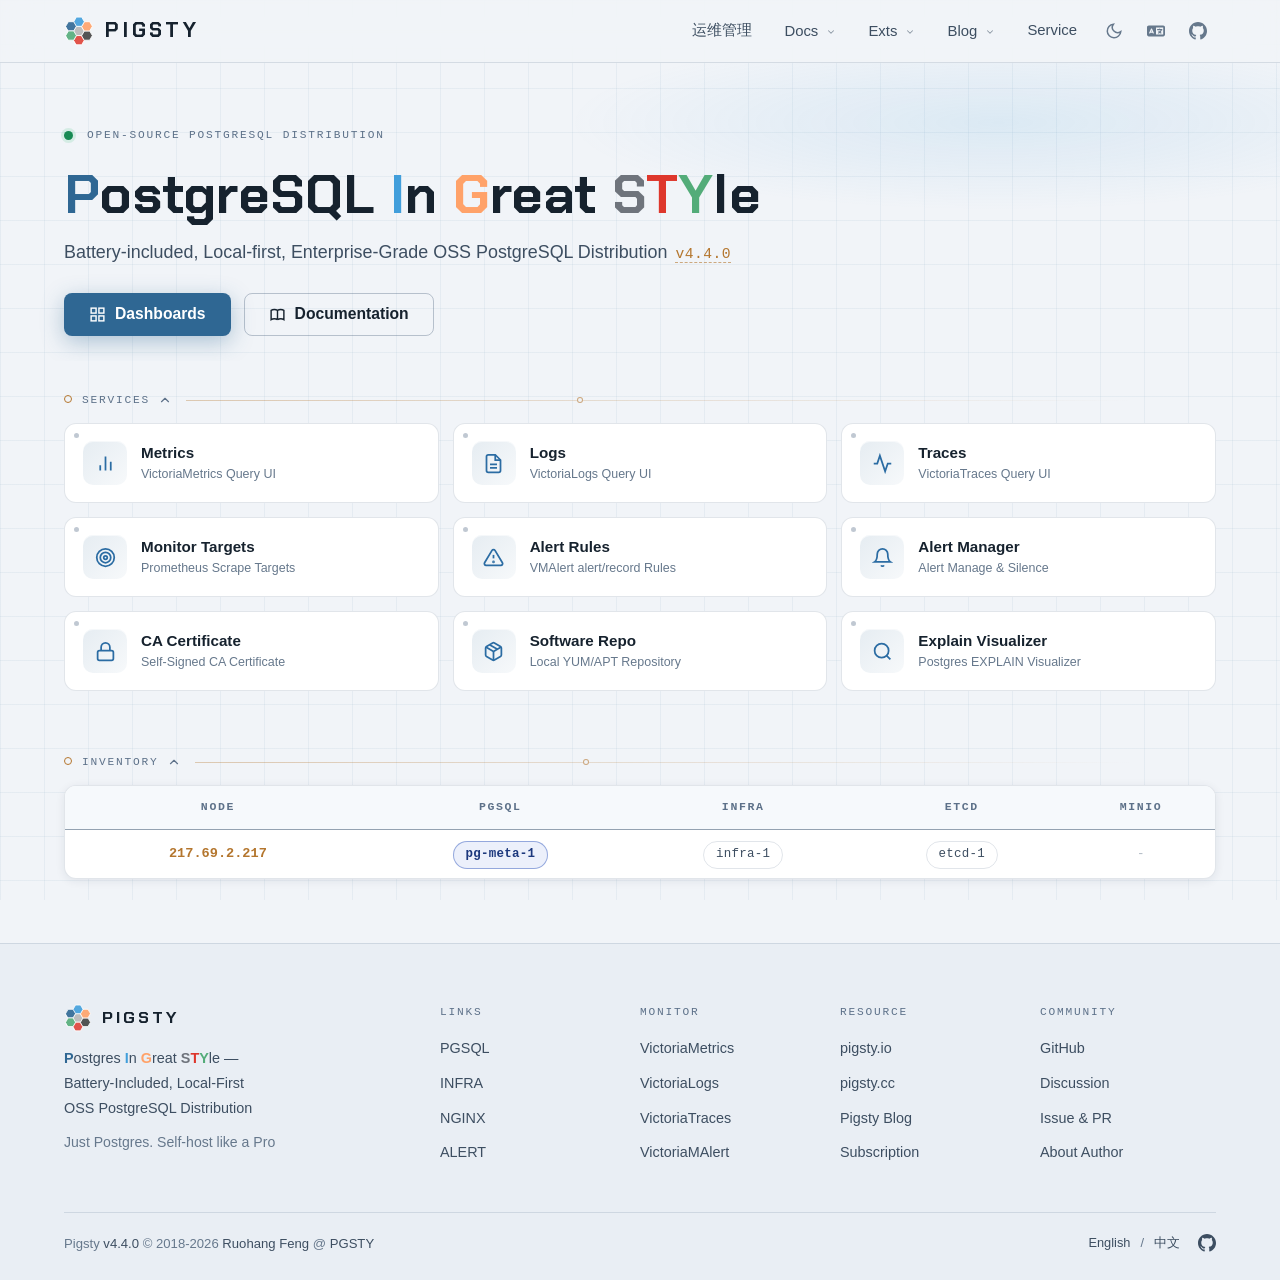
<file: www/index.html>
<!DOCTYPE html>
<html lang="en" class="no-js">
<head>
    <meta charset="UTF-8">
    <meta name="viewport" content="width=device-width, initial-scale=1.0">
    <meta name="description" content="Pigsty - PostgreSQL in Great Style. Battery-Included Open-Source RDS Alternative.">
    <title>Pigsty v4.4.0</title>
    <script>
        // apply stored / preferred theme before first paint
        (function () {
            var t = null;
            try { t = localStorage.getItem('pigsty-landing-theme'); } catch (e) {}
            if (t !== 'light' && t !== 'dark') {
                t = window.matchMedia && window.matchMedia('(prefers-color-scheme: light)').matches ? 'light' : 'dark';
            }
            document.documentElement.setAttribute('data-theme', t);
            document.documentElement.classList.remove('no-js');
            document.documentElement.classList.add('js');
        })();
    </script>
    <style>
        /* Chakra Petch 700 — subset embedded (glyphs: "PIGSTY PostgreSQL In Great STYle", 1.4 KB) */
        @font-face {
            font-family: 'Chakra Petch';
            font-style: normal;
            font-weight: 700;
            src: url([data-uri]) format('woff2');
        }
        /* ============================================================
           Pigsty Portal — "The Powered Board"
           dark  = powered circuit board (blue-black solder mask)
           light = printed engineering datasheet (cool paper)
           brand hexagon palette:
           P #2f6793 · I #419edb · G #ffa269 · S #6f747c · T #de372c · Y #53ac79
           ============================================================ */
        :root {
            --brand-p: #2f6793; --brand-i: #419edb; --brand-g: #ffa269;
            --brand-s: #6f747c; --brand-t: #de372c; --brand-y: #53ac79;
            --font-sans: -apple-system, BlinkMacSystemFont, "Segoe UI", Roboto, "Helvetica Neue", Arial, sans-serif;
            --font-mono: ui-monospace, "SF Mono", "Cascadia Mono", Menlo, Consolas, "Liberation Mono", monospace;
            --font-display: 'Chakra Petch', var(--font-sans);
            --radius-sm: 8px; --radius-md: 12px;
        }
        html[data-theme="dark"] {
            color-scheme: dark;
            --bg: #0b1119; --bg-elev: #121c29; --bg-elev-2: #182435;
            --line: rgba(148, 176, 210, 0.16); --line-strong: rgba(148, 176, 210, 0.32);
            --ink: #e8eef6; --ink-soft: #b6c2d2; --ink-mute: #7f8da1; --silk: #93a3b8;
            --pg: #5da2dd; --pg-strong: #7fb8e8;
            --copper: #e0a35c; --copper-dim: rgba(224, 163, 92, 0.55);
            --ok: #55c98a;
            --grid-line: rgba(120, 150, 190, 0.055);
            --trace: rgba(224, 163, 92, 0.28);
            --btn-bg: #2f6793; --btn-bg-hover: #3a7cae; --btn-ink: #f2f7fc;
            --header-bg: rgba(11, 17, 25, 0.92);
            --shadow-sm: 0 4px 18px rgba(2, 8, 18, 0.35);
            --shadow-md: 0 14px 44px rgba(2, 8, 18, 0.45);
            --glow-blue: rgba(65, 158, 219, 0.14);
            --hl: rgba(93, 162, 221, 0.08);
            --card-hover-border: rgba(224, 163, 92, 0.5);
        }
        html[data-theme="light"] {
            color-scheme: light;
            --bg: #f1f4f8; --bg-elev: #ffffff; --bg-elev-2: #f6f9fc;
            --line: rgba(48, 74, 105, 0.14); --line-strong: rgba(48, 74, 105, 0.3);
            --ink: #16222e; --ink-soft: #3d4e61; --ink-mute: #66788c; --silk: #5d7189;
            --pg: #2b6ca3; --pg-strong: #1d588c;
            --copper: #b4762e; --copper-dim: rgba(180, 118, 46, 0.6);
            --ok: #178a53;
            --grid-line: rgba(47, 103, 147, 0.06);
            --trace: rgba(180, 118, 46, 0.35);
            --btn-bg: #2f6793; --btn-bg-hover: #275a82; --btn-ink: #ffffff;
            --header-bg: rgba(241, 244, 248, 0.88);
            --shadow-sm: 0 2px 10px rgba(23, 42, 66, 0.08);
            --shadow-md: 0 12px 34px rgba(23, 42, 66, 0.12);
            --glow-blue: rgba(65, 158, 219, 0.12);
            --hl: rgba(47, 103, 147, 0.07);
            --card-hover-border: rgba(180, 118, 46, 0.55);
        }

        *, *::before, *::after { box-sizing: border-box; margin: 0; padding: 0; }
        html { scroll-behavior: smooth; -webkit-font-smoothing: antialiased; }
        body {
            font-family: var(--font-sans);
            font-size: 16px; line-height: 1.6;
            color: var(--ink); background: var(--bg);
            min-height: 100vh; display: flex; flex-direction: column;
        }
        /* copper-grid backdrop */
        body::before {
            content: ''; position: fixed; inset: 0; z-index: -1; pointer-events: none;
            background-image:
                linear-gradient(var(--grid-line) 1px, transparent 1px),
                linear-gradient(90deg, var(--grid-line) 1px, transparent 1px);
            background-size: 44px 44px;
        }
        a { color: inherit; text-decoration: none; }
        main { flex: 1 0 auto; }
        .container { width: 100%; max-width: 1200px; margin: 0 auto; padding: 0 24px; }

        /* silkscreen labels */
        .silk {
            font-family: var(--font-mono);
            font-size: 0.7rem; font-weight: 500;
            letter-spacing: 0.16em; text-transform: uppercase;
            color: var(--silk);
        }
        .sec-head { display: flex; align-items: center; gap: 14px; margin-bottom: 16px; }
        .sec-head .silk { flex: none; white-space: nowrap; }
        .sec-toggle {
            flex: none; display: inline-flex; align-items: center; gap: 8px;
            border: none; background: transparent; padding: 0; cursor: pointer;
            color: var(--silk); transition: color 150ms ease;
        }
        .sec-toggle:hover { color: var(--copper); }
        .sec-toggle:hover .silk { color: var(--copper); }
        .sec-toggle svg {
            width: 14px; height: 14px;
            stroke: currentColor; stroke-width: 2; fill: none;
            stroke-linecap: round; stroke-linejoin: round;
            transform: rotate(180deg); transition: transform 200ms ease;
        }
        .sec-toggle.collapsed svg { transform: rotate(0deg); }
        .collapse-wrap {
            max-height: 4000px; opacity: 1;
            transition: max-height 300ms ease, opacity 300ms ease, border-width 300ms ease;
        }
        .collapse-wrap.collapsed { max-height: 0; opacity: 0; overflow: hidden; border-width: 0; }
        .sec-head .silk::before {
            content: ''; display: inline-block; width: 8px; height: 8px;
            margin-right: 10px; border: 1.5px solid var(--copper); border-radius: 50%;
        }
        .eyebrow-trace {
            flex: 1; height: 1px; min-width: 40px; position: relative;
            background: linear-gradient(90deg, var(--trace), transparent 92%);
        }
        .eyebrow-trace::before {
            content: ''; position: absolute; left: 38%; top: -2.5px;
            width: 6px; height: 6px; border-radius: 50%;
            border: 1.5px solid var(--copper-dim); background: var(--bg);
        }

        /* ========================================
           Header
           ======================================== */
        .header {
            position: sticky; top: 0; z-index: 100;
            background: var(--header-bg);
            -webkit-backdrop-filter: blur(14px); backdrop-filter: blur(14px);
            border-bottom: 1px solid var(--line);
            transition: box-shadow 200ms ease;
        }
        .header.scrolled { box-shadow: var(--shadow-sm); }
        .header-inner { display: flex; align-items: center; justify-content: space-between; height: 62px; }
        .logo { display: flex; align-items: center; gap: 11px; }
        .logo-icon { width: 30px; height: 30px; }
        .logo-icon svg { width: 100%; height: 100%; display: block; }
        .logo-text {
            font-family: var(--font-display);
            font-weight: 700; font-size: 1.32rem; letter-spacing: 0.18em; line-height: 1;
            color: var(--ink);
        }
        .nav { display: flex; align-items: center; gap: 6px; }
        .nav-link {
            padding: 8px 13px; border-radius: 6px;
            font-size: 0.93rem; font-weight: 500; color: var(--ink-soft);
            transition: color 150ms ease, background 150ms ease;
        }
        .nav-link:hover { color: var(--ink); background: var(--bg-elev); }
        .nav-icon {
            display: inline-flex; align-items: center; justify-content: center;
            min-width: 36px; height: 36px; border: none; border-radius: 6px;
            background: transparent; color: var(--ink-mute); cursor: pointer;
            transition: color 150ms ease, background 150ms ease;
        }
        .nav-icon:hover { color: var(--ink); background: var(--bg-elev); }
        .nav-icon svg { width: 18px; height: 18px; display: block; }
        html[data-theme="dark"] .icon-moon { display: none; }
        html[data-theme="light"] .icon-sun { display: none; }

        /* hover mega-dropdowns (mirrors the docs site nav) */
        .nav-item { position: relative; }
        .caret {
            width: 10px; height: 10px; margin-left: 4px; vertical-align: -1px;
            stroke: currentColor; stroke-width: 2.5; fill: none;
            stroke-linecap: round; stroke-linejoin: round;
            opacity: 0.55; transition: transform 180ms ease;
        }
        .nav-item:hover .caret,
        .nav-item:focus-within .caret { transform: rotate(180deg); }
        .nav-dropdown {
            position: absolute; top: calc(100% + 10px); left: 50%; z-index: 110;
            display: flex; gap: 14px;
            width: max-content; max-width: min(94vw, 880px);
            padding: 14px 16px;
            border: 1px solid var(--line-strong); border-radius: var(--radius-md);
            background: var(--bg-elev); box-shadow: var(--shadow-md);
            opacity: 0; visibility: hidden; transform: translate(-50%, 8px);
            transition: opacity 180ms ease, transform 180ms ease, visibility 0s linear 180ms;
        }
        /* hover bridge over the gap */
        .nav-dropdown::before { content: ''; position: absolute; left: 0; right: 0; top: -14px; height: 14px; }
        .nav-item:hover .nav-dropdown,
        .nav-item:focus-within .nav-dropdown {
            opacity: 1; visibility: visible; transform: translate(-50%, 0);
            transition: opacity 180ms ease, transform 180ms ease, visibility 0s;
        }
        .dd-title { margin: 0 0 8px; padding-left: 9px; font-size: 0.64rem; color: var(--copper); }
        .dd-cols { display: flex; gap: 2px; }
        .dd-col { margin: 0; padding: 0; list-style: none; }
        .dd-col a {
            display: flex; align-items: center; gap: 9px;
            height: 33px; padding: 0 9px; border-radius: 6px;
            font-size: 0.86rem; font-weight: 500; line-height: 1;
            color: var(--ink-soft); white-space: nowrap;
            transition: background 140ms ease, color 140ms ease;
        }
        .dd-col a:hover { background: var(--bg-elev-2); color: var(--ink); }
        .di {
            flex: none; width: 16px; height: 16px;
            stroke: currentColor; stroke-width: 1.8; fill: none;
            stroke-linecap: round; stroke-linejoin: round;
            color: var(--silk); transition: color 140ms ease;
        }
        .dd-col a:hover .di { color: var(--copper); }
        .dd-mono .dd-col a { font-family: var(--font-mono); font-size: 0.78rem; letter-spacing: 0.04em; }
        .dd-sep { flex: none; width: 1px; align-self: stretch; background: var(--line); }

        /* ========================================
           Hero
           ======================================== */
        .hero { position: relative; padding: clamp(40px, 5vw, 72px) 0 clamp(16px, 2vw, 28px); overflow: hidden; }
        .hero::before {
            content: ''; position: absolute; inset: 0; z-index: -1; pointer-events: none;
            background: radial-gradient(48% 42% at 78% 20%, var(--glow-blue), transparent 70%);
        }
        .hero-eyebrow { display: flex; flex-wrap: wrap; align-items: center; gap: 8px 14px; margin-bottom: 20px; }
        .status-dot {
            width: 9px; height: 9px; border-radius: 50%;
            background: var(--ok); box-shadow: 0 0 0 3px rgba(85, 201, 138, 0.18);
            animation: breathe 2.6s ease-in-out infinite;
        }
        @keyframes breathe {
            0%, 100% { box-shadow: 0 0 0 3px rgba(85, 201, 138, 0.18); }
            50% { box-shadow: 0 0 0 6px rgba(85, 201, 138, 0.06); }
        }
        .version-link {
            margin-left: 8px;
            font-family: var(--font-mono); font-size: 0.82em; letter-spacing: 0.03em;
            color: var(--copper);
            border-bottom: 1px dashed var(--copper-dim);
            transition: border-color 150ms ease;
        }
        .version-link:hover { border-bottom-style: solid; border-bottom-color: var(--copper); }
        .hero-title {
            margin-bottom: 12px;
            font-family: var(--font-display);
            font-size: clamp(2.1rem, 5vw, 3.4rem);
            font-weight: 700; line-height: 1.12; letter-spacing: 0.005em;
            color: var(--ink);
        }
        .ini { font-style: normal; }
        .ini-p { color: var(--brand-p); } .ini-i { color: var(--brand-i); }
        .ini-g { color: var(--brand-g); } .ini-s { color: var(--brand-s); }
        .ini-t { color: var(--brand-t); } .ini-y { color: var(--brand-y); }
        html[data-theme="dark"] .ini-p { color: #4d89ba; }
        html[data-theme="dark"] .ini-s { color: #8b93a0; }
        .hero-sub { margin-bottom: 26px; font-size: clamp(1rem, 1.4vw, 1.15rem); color: var(--ink-soft); }
        .hero-actions { display: flex; flex-wrap: wrap; gap: 13px; }
        .btn {
            display: inline-flex; align-items: center; gap: 9px;
            padding: 12px 24px; border: 1px solid transparent; border-radius: var(--radius-sm);
            font-size: 0.98rem; font-weight: 700; line-height: 1; cursor: pointer;
            transition: transform 150ms ease, background 150ms ease, border-color 150ms ease, color 150ms ease, box-shadow 150ms ease;
        }
        .btn svg { width: 17px; height: 17px; }
        .btn-primary { background: var(--btn-bg); color: var(--btn-ink); box-shadow: 0 6px 22px rgba(47, 103, 147, 0.35); }
        .btn-primary:hover { background: var(--btn-bg-hover); transform: translateY(-2px); }
        .btn-ghost { background: transparent; border-color: var(--line-strong); color: var(--ink); }
        .btn-ghost:hover { border-color: var(--pg); color: var(--pg-strong); transform: translateY(-2px); }

        /* ========================================
           Services
           ======================================== */
        .section { padding: clamp(18px, 2.5vw, 32px) 0; }
        .svc-grid { display: grid; grid-template-columns: repeat(3, minmax(0, 1fr)); gap: 14px; }
        .svc-card {
            position: relative; display: flex; align-items: center; gap: 14px;
            padding: 17px 18px;
            border: 1px solid var(--line); border-radius: var(--radius-md);
            background: var(--bg-elev);
            transition: transform 180ms ease, border-color 180ms ease, box-shadow 180ms ease;
        }
        /* chip pin-1 mark */
        .svc-card::before {
            content: ''; position: absolute; top: 9px; left: 9px;
            width: 5px; height: 5px; border-radius: 50%;
            background: var(--line-strong); transition: background 180ms ease;
        }
        .svc-card:hover {
            transform: translateY(-3px);
            border-color: var(--card-hover-border);
            box-shadow: var(--shadow-md);
        }
        .svc-card:hover::before { background: var(--copper); }
        .svc-icon {
            flex: none; display: flex; align-items: center; justify-content: center;
            width: 44px; height: 44px; border-radius: 10px;
            background: linear-gradient(135deg, rgba(65, 158, 219, 0.16), rgba(65, 158, 219, 0.05));
            box-shadow: inset 0 1px 0 rgba(255, 255, 255, 0.07);
            color: var(--pg);
        }
        html[data-theme="light"] .svc-icon {
            background: linear-gradient(135deg, rgba(47, 103, 147, 0.12), rgba(47, 103, 147, 0.04));
            box-shadow: inset 0 1px 0 rgba(255, 255, 255, 0.6);
        }
        .svc-icon svg { width: 21px; height: 21px; stroke: currentColor; stroke-width: 2; fill: none; }
        .svc-body {
            flex: 1; min-width: 0; min-height: 44px;
            display: flex; flex-direction: column; justify-content: center;
        }
        .svc-name {
            display: block; font-size: 0.95rem; font-weight: 700; color: var(--ink); line-height: 1.35;
            white-space: nowrap; overflow: hidden; text-overflow: ellipsis;
        }
        .svc-desc {
            display: block; font-size: 0.78rem; color: var(--ink-mute); line-height: 1.4; margin-top: 2px;
            white-space: nowrap; overflow: hidden; text-overflow: ellipsis;
        }
        .svc-arrow {
            position: absolute; top: 16px; right: 15px;
            width: 16px; height: 16px; color: var(--copper);
            opacity: 0; transform: translateX(-6px);
            transition: opacity 180ms ease, transform 180ms ease;
        }
        .svc-card:hover .svc-arrow { opacity: 1; transform: translateX(0); }

        /* ========================================
           Topology Matrix
           ======================================== */
        .tp-section { padding: clamp(18px, 2.5vw, 32px) 0 clamp(40px, 5vw, 64px); }
        .tp-wrapper {
            overflow-x: auto; -webkit-overflow-scrolling: touch;
            border: 1px solid var(--line); border-radius: var(--radius-md);
            background: var(--bg-elev); box-shadow: var(--shadow-sm);
        }
        .tp-table { width: 100%; min-width: 640px; border-collapse: collapse; }
        .tp-table th {
            padding: 12px 14px; text-align: center;
            font-family: var(--font-mono); font-size: 0.72rem; font-weight: 600;
            letter-spacing: 0.14em; text-transform: uppercase;
            color: var(--silk); background: var(--bg-elev-2);
            border-bottom: 1px solid var(--line-strong);
            cursor: pointer; transition: color 150ms ease, background 150ms ease;
        }
        .tp-table th:hover { color: var(--copper); }
        .tp-table td {
            padding: 9px 14px; text-align: center;
            border-bottom: 1px solid var(--line);
            transition: background 120ms ease;
        }
        .tp-table tr:last-child td { border-bottom: none; }
        .tp-table th.hl, .tp-table td.hl, .tp-table tr.hl td { background: var(--hl); }
        .tp-ip {
            display: inline-block; padding: 3px 10px; border-radius: 6px;
            font-family: var(--font-mono); font-size: 0.85rem; font-weight: 500;
            color: var(--ink); transition: color 150ms ease, background 150ms ease;
        }
        .tp-ip:hover { color: var(--pg-strong); background: var(--hl); }
        /* 管理节点：铜色加粗 + Pin-1 圆点标记 + 悬停丝印提示 */
        .tp-ip.tp-admin { position: relative; color: var(--copper); font-weight: 700; }
        .tp-ip.tp-admin:hover { color: var(--copper); background: rgba(224, 163, 92, 0.1); }
        .admin-tip {
            position: absolute; left: 50%; bottom: calc(100% + 8px);
            transform: translate(-50%, 3px);
            padding: 4px 11px;
            border: 1px solid var(--copper-dim); border-radius: 6px;
            background: var(--bg-elev); box-shadow: var(--shadow-md);
            font-family: var(--font-mono); font-size: 0.68rem; font-weight: 500;
            letter-spacing: 0.08em; color: var(--copper);
            white-space: nowrap; opacity: 0; pointer-events: none;
            transition: opacity 150ms ease, transform 150ms ease;
            z-index: 5;
        }
        .admin-tip::after {
            content: ''; position: absolute; top: 100%; left: 50%;
            transform: translateX(-50%);
            border: 4px solid transparent; border-top-color: var(--copper-dim);
        }
        .tp-ip.tp-admin:hover .admin-tip { opacity: 1; transform: translate(-50%, 0); }
        .tp-pill {
            display: inline-flex; align-items: center; gap: 6px;
            padding: 3px 12px; border: 1px solid var(--line); border-radius: 999px;
            font-family: var(--font-mono); font-size: 0.78rem; letter-spacing: 0.02em;
            color: var(--ink-soft); white-space: nowrap;
            transition: border-color 150ms ease, color 150ms ease, transform 150ms ease;
        }
        a.tp-pill:hover { border-color: var(--copper); color: var(--ink); transform: translateY(-1px); }
        .tp-pill.empty { border-color: transparent; color: var(--ink-mute); opacity: 0.5; }
        /* per-cluster hue assigned by JS via --ch / --cs */
        .tp-pill.pg {
            font-weight: 600;
            background: hsl(var(--ch, 210) var(--cs, 45%) 60% / 0.13);
            border-color: hsl(var(--ch, 210) var(--cs, 45%) 60% / 0.42);
            color: hsl(var(--ch, 210) var(--cs, 45%) 72%);
        }
        html[data-theme="light"] .tp-pill.pg {
            background: hsl(var(--ch, 210) var(--cs, 45%) 50% / 0.09);
            border-color: hsl(var(--ch, 210) var(--cs, 45%) 45% / 0.45);
            color: hsl(var(--ch, 210) var(--cs, 45%) 30%);
        }
        a.tp-pill.pg:hover { border-color: hsl(var(--ch, 210) var(--cs, 45%) 55%); }

        /* ========================================
           Footer
           ======================================== */
        .footer {
            flex-shrink: 0;
            border-top: 1px solid var(--line);
            background: var(--bg-elev);
            padding: clamp(40px, 5vw, 60px) 0 26px;
        }
        html[data-theme="light"] .footer { background: #e9eef4; }
        .footer-grid {
            display: grid; grid-template-columns: 2fr repeat(4, 1fr);
            gap: 32px 24px; margin-bottom: 38px;
        }
        .footer-logo { display: inline-flex; align-items: center; gap: 10px; margin-bottom: 14px; }
        .footer-logo .logo-icon { width: 28px; height: 28px; }
        .footer-logo .logo-text { font-size: 1.05rem; }
        .footer-desc { color: var(--ink-soft); font-size: 0.9rem; line-height: 1.75; }
        .footer-desc b { font-weight: 700; }
        .footer-slogan { margin-top: 10px; color: var(--ink-mute); font-size: 0.88rem; }
        .footer-title { margin-bottom: 14px; }
        .footer-links { list-style: none; }
        .footer-links li { margin-bottom: 9px; }
        .footer-links a { color: var(--ink-soft); font-size: 0.9rem; transition: color 150ms ease; }
        .footer-links a:hover { color: var(--pg-strong); }
        .footer-bottom {
            display: flex; flex-wrap: wrap; align-items: center; justify-content: space-between;
            gap: 12px 24px; padding-top: 20px;
            border-top: 1px solid var(--line);
            font-size: 0.82rem; color: var(--ink-mute);
        }
        .footer-bottom a { color: var(--ink-soft); transition: color 150ms ease; }
        .footer-bottom a:hover { color: var(--pg-strong); }
        .footer-right { display: flex; align-items: center; gap: 18px; }
        .footer-lang { display: flex; gap: 10px; font-size: 0.8rem; }
        .footer-lang a { color: var(--ink-soft); }
        .footer-lang a:hover { color: var(--pg-strong); }
        .footer-git { display: inline-flex; color: var(--ink-mute); transition: color 150ms ease; }
        .footer-git:hover { color: var(--ink); }
        .footer-git svg { width: 18px; height: 18px; }

        /* ========================================
           Reveal & Responsive
           ======================================== */
        html.js .reveal { opacity: 0; transform: translateY(14px); transition: opacity 500ms ease, transform 500ms ease; }
        html.js .reveal.on { opacity: 1; transform: none; }
        @media (prefers-reduced-motion: reduce) {
            html.js .reveal { opacity: 1; transform: none; transition: none; }
            .status-dot { animation: none; }
        }
        @media (max-width: 900px) {
            .svc-grid { grid-template-columns: repeat(2, minmax(0, 1fr)); }
            .footer-grid { grid-template-columns: repeat(2, minmax(0, 1fr)); }
            .footer-brand { grid-column: 1 / -1; }
        }
        @media (max-width: 760px) {
            .nav .nav-item, .nav .nav-link { display: none; }
        }
        @media (max-width: 560px) {
            .container { padding: 0 16px; }
            .svc-grid { grid-template-columns: minmax(0, 1fr); }
            .hero-actions .btn { flex: 1; justify-content: center; }
            .footer-bottom { flex-direction: column; text-align: center; }
        }
    </style>
</head>
<body>
    <!-- inline icon sprite (stroke icons, no external font dependency) -->
    <svg xmlns="http://www.w3.org/2000/svg" style="display:none" aria-hidden="true">
        <symbol id="i-book" viewBox="0 0 24 24"><path d="M4 19.5A2.5 2.5 0 0 1 6.5 17H20"/><path d="M6.5 2H20v20H6.5A2.5 2.5 0 0 1 4 19.5v-15A2.5 2.5 0 0 1 6.5 2z"/></symbol>
        <symbol id="i-bookopen" viewBox="0 0 24 24"><path d="M2 4h6a4 4 0 0 1 4 4v12a3 3 0 0 0-3-3H2z"/><path d="M22 4h-6a4 4 0 0 0-4 4v12a3 3 0 0 1 3-3h7z"/></symbol>
        <symbol id="i-pig" viewBox="0 0 24 24"><circle cx="12" cy="12.5" r="7.5"/><ellipse cx="12" cy="14" rx="2.6" ry="1.9"/><path d="M11 14h.01M13 14h.01"/><path d="M6.8 6.8L5 4.5M17.2 6.8L19 4.5"/><path d="M9.5 10.5h.01M14.5 10.5h.01"/></symbol>
        <symbol id="i-dharma" viewBox="0 0 24 24"><circle cx="12" cy="12" r="8.5"/><circle cx="12" cy="12" r="2.4"/><path d="M12 3.5v6M12 14.5v6M3.5 12h6M14.5 12h6M6 6l4.2 4.2M13.8 13.8L18 18M18 6l-4.2 4.2M10.2 13.8L6 18"/></symbol>
        <symbol id="i-chip" viewBox="0 0 24 24"><rect x="7" y="7" width="10" height="10" rx="1.5"/><rect x="10.2" y="10.2" width="3.6" height="3.6"/><path d="M9.5 7V4M14.5 7V4M9.5 20v-3M14.5 20v-3M7 9.5H4M7 14.5H4M20 9.5h-3M20 14.5h-3"/></symbol>
        <symbol id="i-heart" viewBox="0 0 24 24"><path d="M20.8 4.6a5.5 5.5 0 0 0-7.8 0L12 5.6l-1-1a5.5 5.5 0 0 0-7.8 7.8l1 1L12 21.2l7.8-7.8 1-1a5.5 5.5 0 0 0 0-7.8z"/></symbol>
        <symbol id="i-elephant" viewBox="0 0 24 24"><path d="M4.5 18v-6.5a7.5 7.5 0 0 1 15 0v1.5a2.5 2.5 0 0 1-5 0v-1a3 3 0 0 0-6 0V18"/><circle cx="15.2" cy="9.5" r="0.5" fill="currentColor" stroke="none"/></symbol>
        <symbol id="i-baseball" viewBox="0 0 24 24"><circle cx="12" cy="12" r="8.5"/><path d="M5 6c2.5 1.7 2.5 10.3 0 12M19 6c-2.5 1.7-2.5 10.3 0 12"/></symbol>
        <symbol id="i-yinyang" viewBox="0 0 24 24"><circle cx="12" cy="12" r="8.5"/><path d="M12 3.5a4.25 4.25 0 0 1 0 8.5 4.25 4.25 0 0 0 0 8.5"/><circle cx="12" cy="7.75" r="0.9"/><circle cx="12" cy="16.25" r="0.9"/></symbol>
        <symbol id="i-couch" viewBox="0 0 24 24"><path d="M5 11V8a3 3 0 0 1 3-3h8a3 3 0 0 1 3 3v3"/><path d="M2 13.5a2 2 0 0 1 4 0V15h12v-1.5a2 2 0 0 1 4 0V18a1 1 0 0 1-1 1H3a1 1 0 0 1-1-1z"/><path d="M5 19v1.5M19 19v1.5"/></symbol>
        <symbol id="i-chart" viewBox="0 0 24 24"><path d="M3 3v18h18"/><path d="M7 14l3.5-4.5 3 3L19 6"/></symbol>
        <symbol id="i-search" viewBox="0 0 24 24"><circle cx="11" cy="11" r="7"/><path d="M21 21l-4.35-4.35"/></symbol>
        <symbol id="i-database" viewBox="0 0 24 24"><ellipse cx="12" cy="5" rx="8" ry="3"/><path d="M4 5v14c0 1.66 3.58 3 8 3s8-1.34 8-3V5"/><path d="M4 12c0 1.66 3.58 3 8 3s8-1.34 8-3"/></symbol>
        <symbol id="i-bank" viewBox="0 0 24 24"><path d="M3 9.5L12 3l9 6.5"/><path d="M5 10v8M9.7 10v8M14.3 10v8M19 10v8"/><path d="M2.5 20.5h19"/></symbol>
        <symbol id="i-server" viewBox="0 0 24 24"><rect x="3" y="4" width="18" height="7" rx="1.5"/><rect x="3" y="13" width="18" height="7" rx="1.5"/><path d="M7 7.5h.01M7 16.5h.01"/></symbol>
        <symbol id="i-gears" viewBox="0 0 24 24"><circle cx="9.5" cy="9.5" r="3"/><path d="M9.5 3.5v2M9.5 13.5v2M3.5 9.5h2M13.5 9.5h2M5.3 5.3l1.4 1.4M12.3 12.3l1.4 1.4M13.7 5.3l-1.4 1.4M6.7 12.3l-1.4 1.4"/><circle cx="17.5" cy="17.5" r="2.2"/><path d="M17.5 13.9v1.2M17.5 20.1v1.2M13.9 17.5h1.2M20.1 17.5h1.2"/></symbol>
        <symbol id="i-boxes" viewBox="0 0 24 24"><rect x="3" y="13.5" width="7.5" height="7.5" rx="1"/><rect x="13.5" y="13.5" width="7.5" height="7.5" rx="1"/><rect x="8.25" y="3" width="7.5" height="7.5" rx="1"/></symbol>
        <symbol id="i-layers" viewBox="0 0 24 24"><path d="M12 2.5l9 4.8-9 4.8-9-4.8z"/><path d="M3 12.2l9 4.8 9-4.8"/><path d="M3 17l9 4.8L21 17"/></symbol>
        <symbol id="i-leaf" viewBox="0 0 24 24"><path d="M11 20.5A7.5 7.5 0 0 1 4 13C4 8 8.5 3.8 20 3c-.8 11.5-4.5 16.5-9 17.5z"/><path d="M5.5 19.5C9 14 13 10.5 17 8"/></symbol>
        <symbol id="i-docker" viewBox="0 0 24 24"><path d="M2.5 12.5h17c1.5 0 2.5-.8 3-1.6-.8-.7-2.2-.9-3-.4"/><path d="M2.5 12.5c.6 4.5 3.8 7 9 7 5.7 0 8.7-3.3 9.5-7"/><path d="M5 9.5h2.6v2.6H5zM8.4 9.5H11v2.6H8.4zM11.8 9.5h2.6v2.6h-2.6zM8.4 6.1H11v2.6H8.4z"/></symbol>
        <symbol id="i-tree" viewBox="0 0 24 24"><path d="M4 3v13.5a2 2 0 0 0 2 2h5"/><path d="M4 9.5h7"/><rect x="13.5" y="2.5" width="8" height="5" rx="1"/><rect x="13.5" y="16" width="8" height="5" rx="1"/></symbol>
        <symbol id="i-laptop" viewBox="0 0 24 24"><rect x="4" y="4.5" width="16" height="10.5" rx="1.5"/><path d="M2 19.5h20"/><path d="M10 8l-2 1.8 2 1.8M14 8l2 1.8-2 1.8"/></symbol>
        <symbol id="i-puzzle" viewBox="0 0 24 24"><path d="M14 3.5v1.6a2 2 0 1 0 4 0V3.5h2.5V10h-1.6a2 2 0 1 0 0 4h1.6v6.5H14v-1.6a2 2 0 1 0-4 0v1.6H3.5V14h1.6a2 2 0 1 0 0-4H3.5V3.5z"/></symbol>
        <symbol id="i-hat" viewBox="0 0 24 24"><path d="M6.5 13.5v-3a5.5 5.5 0 0 1 11 0v3"/><path d="M2 15.5c4.5 2.4 15.5 2.4 20 0"/><path d="M2 15.5c0 1.6 4.5 3 10 3s10-1.4 10-3"/></symbol>
        <symbol id="i-swirl" viewBox="0 0 24 24"><path d="M13 11.2a1.6 1.6 0 1 0-1.9 2.5 3.8 3.8 0 1 0 4.6-4.9A6.6 6.6 0 1 0 18.4 16"/></symbol>
        <symbol id="i-warehouse" viewBox="0 0 24 24"><path d="M3 20V9l9-5.5L21 9v11"/><path d="M7 20v-8.5h10V20"/><path d="M7 15.75h10"/></symbol>
        <symbol id="i-code" viewBox="0 0 24 24"><path d="M16 18l6-6-6-6M8 6l-6 6 6 6"/></symbol>
        <symbol id="i-scale" viewBox="0 0 24 24"><path d="M12 4v16M8.5 20h7"/><path d="M4.5 7h15"/><path d="M6 7l-2.8 6.5a3 3 0 0 0 5.6 0L6 7zM18 7l-2.8 6.5a3 3 0 0 0 5.6 0L18 7z"/></symbol>
        <symbol id="i-term" viewBox="0 0 24 24"><rect x="2.5" y="4" width="19" height="16" rx="2"/><path d="M7 9.5l3 2.7-3 2.7M12.5 15.5H17"/></symbol>
        <symbol id="i-clipboard" viewBox="0 0 24 24"><rect x="5" y="4" width="14" height="17.5" rx="2"/><rect x="9" y="2" width="6" height="4" rx="1"/><path d="M9 11h6M9 15h6M9 18.5h3.5"/></symbol>
        <symbol id="i-clock" viewBox="0 0 24 24"><circle cx="12" cy="12" r="8.5"/><path d="M12 7v5l3.5 2"/></symbol>
        <symbol id="i-globe" viewBox="0 0 24 24"><circle cx="12" cy="12" r="8.5"/><path d="M3.5 12h17"/><path d="M12 3.5a13 13 0 0 1 0 17M12 3.5a13 13 0 0 0 0 17"/></symbol>
        <symbol id="i-brain" viewBox="0 0 24 24"><path d="M12 5.5v13"/><path d="M12 6a3.2 3.2 0 1 0-6.4.9A3.2 3.2 0 0 0 4.5 12.6 3.2 3.2 0 0 0 7 18a3 3 0 0 0 5 .5"/><path d="M12 6a3.2 3.2 0 1 1 6.4.9 3.2 3.2 0 0 1 1.1 5.7A3.2 3.2 0 0 1 17 18a3 3 0 0 1-5 .5"/></symbol>
        <symbol id="i-sparkle" viewBox="0 0 24 24"><path d="M11 4l1.7 4.6L17.3 10.3l-4.6 1.7L11 16.6l-1.7-4.6L4.7 10.3l4.6-1.7z"/><path d="M18.5 14.5l.75 2 2 .75-2 .75-.75 2-.75-2-2-.75 2-.75z"/></symbol>
        <symbol id="i-lang" viewBox="0 0 24 24"><path d="M3.5 6h9M8 4v2c0 4-2 7.5-5 9.5"/><path d="M5 10.5c1.4 2.5 3.9 4.4 6.5 5"/><path d="M12.5 20l4.5-10 4.5 10M14.3 16.4h5.4"/></symbol>
        <symbol id="i-cubes" viewBox="0 0 24 24"><path d="M12 2.5l4 2.3v4.6l-4 2.3-4-2.3V4.8z"/><path d="M6.5 12.5l4 2.3v4.6l-4 2.3-4-2.3v-4.6z"/><path d="M17.5 12.5l4 2.3v4.6l-4 2.3-4-2.3v-4.6z"/></symbol>
        <symbol id="i-wrench" viewBox="0 0 24 24"><path d="M14.7 6.3a1 1 0 0 0 0 1.4l1.6 1.6a1 1 0 0 0 1.4 0l3.77-3.77a6 6 0 0 1-7.94 7.94l-6.91 6.91a2.12 2.12 0 0 1-3-3l6.91-6.91a6 6 0 0 1 7.94-7.94l-3.76 3.76z"/></symbol>
        <symbol id="i-sqrt" viewBox="0 0 24 24"><path d="M3 14.5l3-1 3.5 7L14 3.5h7"/><path d="M15.5 11.5l5 5M20.5 11.5l-5 5"/></symbol>
        <symbol id="i-wave" viewBox="0 0 24 24"><path d="M14 2.5H7a2 2 0 0 0-2 2v15a2 2 0 0 0 2 2h10a2 2 0 0 0 2-2V7.5z"/><path d="M14 2.5v5h5"/><path d="M8 14.5l1.5-3 2 5 1.5-3H16"/></symbol>
        <symbol id="i-shield" viewBox="0 0 24 24"><path d="M12 2.5l8 3v5.5c0 5-3.4 8.6-8 10.5-4.6-1.9-8-5.5-8-10.5V5.5z"/><path d="M12 2.5v19"/></symbol>
        <symbol id="i-import" viewBox="0 0 24 24"><path d="M14 2.5H7a2 2 0 0 0-2 2V8"/><path d="M5 16v3.5a2 2 0 0 0 2 2h10a2 2 0 0 0 2-2V7.5l-5-5"/><path d="M14 2.5v5h5"/><path d="M2 12h8.5M7.5 9l3 3-3 3"/></symbol>
        <symbol id="i-ninja" viewBox="0 0 24 24"><circle cx="12" cy="12" r="8.5"/><path d="M4 10h16M4.5 14.5h15"/><circle cx="9" cy="12.3" r="0.6" fill="currentColor" stroke="none"/><circle cx="15" cy="12.3" r="0.6" fill="currentColor" stroke="none"/></symbol>
        <symbol id="i-truck" viewBox="0 0 24 24"><rect x="1.5" y="5.5" width="13" height="10.5" rx="1"/><path d="M14.5 9.5h4.2l2.8 3v3.5h-7"/><circle cx="6" cy="17.8" r="2"/><circle cx="17.5" cy="17.8" r="2"/></symbol>
        <symbol id="i-news" viewBox="0 0 24 24"><path d="M2.5 4.5h15.5V18a2.5 2.5 0 0 0 2.5 2.5H5A2.5 2.5 0 0 1 2.5 18z"/><path d="M18 9h1.5a2 2 0 0 1 2 2v7a2.5 2.5 0 0 1-2.5 2.5"/><path d="M6 8.5h8.5M6 12h8.5M6 15.5h5"/></symbol>
        <symbol id="i-cloud" viewBox="0 0 24 24"><path d="M17.5 19H7a4.5 4.5 0 0 1-.4-9A7 7 0 0 1 20 12.5 3.3 3.3 0 0 1 17.5 19z"/></symbol>
        <symbol id="i-robot" viewBox="0 0 24 24"><rect x="4.5" y="8" width="15" height="11" rx="2"/><path d="M12 5v3M12 3.5h.01"/><circle cx="9.3" cy="13" r="1"/><circle cx="14.7" cy="13" r="1"/><path d="M9 16.5h6"/><path d="M2 12v4M22 12v4"/></symbol>
        <symbol id="i-blog" viewBox="0 0 24 24"><path d="M4 11a9 9 0 0 1 9 9"/><path d="M4 4a16 16 0 0 1 16 16"/><circle cx="5.2" cy="18.8" r="1.4" fill="currentColor" stroke="none"/></symbol>
        <symbol id="i-wechat" viewBox="0 0 24 24"><path d="M9 4C5.1 4 2 6.6 2 9.8c0 1.8 1 3.4 2.6 4.4L4 16.5l2.5-1.3c.6.2 1.3.3 2 .3"/><path d="M15 8.5c3.9 0 7 2.4 7 5.4 0 1.7-1 3.2-2.6 4.2l.6 2-2.4-1.2c-.8.2-1.7.3-2.6.3-3.9 0-7-2.4-7-5.3s3.1-5.4 7-5.4z"/></symbol>
    </svg>
    <!-- Header -->
    <header class="header" id="header">
        <div class="container">
            <div class="header-inner">
                <a href="https://pigsty.io" class="logo">
                    <span class="logo-icon">
                        <svg viewBox="24 15 25 27" xmlns="http://www.w3.org/2000/svg">
                            <g fill="none" stroke="white" stroke-linecap="round" stroke-linejoin="round" stroke-width=".75">
                                <path d="M31.73 28.43l2.4-4.15h4.8l2.4 4.15-2.4 4.15h-4.8z" fill="#bbb" fill-opacity=".95"/>
                                <path d="M31.73 36.74l2.4-4.15h4.8l2.4 4.15-2.4 4.15h-4.8z" fill="#de372c" fill-opacity=".85"/>
                                <path d="M38.93 32.61l2.4-4.15h4.8l2.4 4.15-2.4 4.15h-4.8z" fill="#424242" fill-opacity=".9"/>
                                <path d="M38.93 24.28l2.4-4.15h4.8l2.4 4.15-2.4 4.15h-4.8z" fill="#ffa269" fill-opacity=".9"/>
                                <path d="M31.73 20.15l2.4-4.15h4.8l2.4 4.15-2.4 4.15h-4.8z" fill="#419edb" fill-opacity=".9"/>
                                <path d="M24.52 24.28l2.4-4.15h4.8l2.4 4.15-2.4 4.15h-4.8z" fill="#2f6793" fill-opacity=".9"/>
                                <path d="M24.55 32.6l2.4-4.15h4.8l2.4 4.15-2.4 4.15h-4.8z" fill="#53ac79" fill-opacity=".9"/>
                            </g>
                        </svg>
                    </span>
                    <span class="logo-text">PIGSTY</span>
                </a>
                <nav class="nav">
                    <a href="/admin/" class="nav-link">运维管理</a>
                    <div class="nav-item">
                        <a href="https://pigsty.io/docs/" class="nav-link">Docs <svg class="caret" viewBox="0 0 24 24"><path d="M6 9l6 6 6-6"/></svg></a>
                        <div class="nav-dropdown" role="menu" aria-label="Docs menu">
                            <div class="dd-group">
                                <p class="dd-title silk">Docs</p>
                                <div class="dd-cols">
                                    <ul class="dd-col">
                                        <li><a href="https://pigsty.io/docs/"><svg class="di"><use href="#i-book"/></svg>Pigsty v4.4</a></li>
                                        <li><a href="https://doc.pgsty.com" target="_blank" rel="noopener"><svg class="di"><use href="#i-bookopen"/></svg>Pigsty v3.7</a></li>
                                        <li><a href="https://pigsty.io/docs/pig/"><svg class="di"><use href="#i-pig"/></svg>PIG CLI</a></li>
                                        <li><a href="https://pigsty.io/docs/piglet/"><svg class="di"><use href="#i-dharma"/></svg>Piglet.Run</a></li>
                                        <li><a href="https://pigsty.io/docs/pgsql/kernel/"><svg class="di"><use href="#i-chip"/></svg>PG Kernels</a></li>
                                    </ul>
                                    <ul class="dd-col">
                                        <li><a href="https://www.postgresql.org/docs/18/index.html" target="_blank" rel="noopener"><svg class="di"><use href="#i-elephant"/></svg>PostgreSQL</a></li>
                                        <li><a href="https://pigsty.io/docs/pgbouncer/"><svg class="di"><use href="#i-baseball"/></svg>PgBouncer</a></li>
                                        <li><a href="https://pigsty.io/docs/patroni/"><svg class="di"><use href="#i-yinyang"/></svg>Patroni</a></li>
                                        <li><a href="https://pigsty.io/docs/pgbackrest/"><svg class="di"><use href="#i-couch"/></svg>pgBackRest</a></li>
                                        <li><a href="https://pigsty.io/docs/pg_exporter/"><svg class="di"><use href="#i-search"/></svg>pg_exporter</a></li>
                                    </ul>
                                </div>
                            </div>
                            <div class="dd-sep" aria-hidden="true"></div>
                            <div class="dd-group dd-mono">
                                <p class="dd-title silk">Modules</p>
                                <div class="dd-cols">
                                    <ul class="dd-col">
                                        <li><a href="https://pigsty.io/docs/pgsql/"><svg class="di"><use href="#i-database"/></svg>PGSQL</a></li>
                                        <li><a href="https://pigsty.io/docs/infra/"><svg class="di"><use href="#i-bank"/></svg>INFRA</a></li>
                                        <li><a href="https://pigsty.io/docs/node/"><svg class="di"><use href="#i-server"/></svg>NODE</a></li>
                                        <li><a href="https://pigsty.io/docs/etcd/"><svg class="di"><use href="#i-gears"/></svg>ETCD</a></li>
                                        <li><a href="https://pigsty.io/docs/minio/"><svg class="di"><use href="#i-boxes"/></svg>MINIO</a></li>
                                    </ul>
                                    <ul class="dd-col">
                                        <li><a href="https://pigsty.io/docs/redis/"><svg class="di"><use href="#i-layers"/></svg>REDIS</a></li>
                                        <li><a href="https://pigsty.io/docs/ferret/"><svg class="di"><use href="#i-leaf"/></svg>FERRET</a></li>
                                        <li><a href="https://pigsty.io/docs/docker/"><svg class="di"><use href="#i-docker"/></svg>DOCKER</a></li>
                                        <li><a href="https://pigsty.io/docs/juice/"><svg class="di"><use href="#i-tree"/></svg>JUICE</a></li>
                                        <li><a href="https://pigsty.io/docs/vibe/"><svg class="di"><use href="#i-laptop"/></svg>VIBE</a></li>
                                    </ul>
                                </div>
                            </div>
                        </div>
                    </div>
                    <div class="nav-item">
                        <a href="https://pigsty.io/ext/" class="nav-link">Exts <svg class="caret" viewBox="0 0 24 24"><path d="M6 9l6 6 6-6"/></svg></a>
                        <div class="nav-dropdown" role="menu" aria-label="Extensions menu">
                            <div class="dd-group">
                                <p class="dd-title silk">Catalog</p>
                                <div class="dd-cols">
                                    <ul class="dd-col">
                                        <li><a href="https://pigsty.io/ext/list/"><svg class="di"><use href="#i-puzzle"/></svg>Extension List</a></li>
                                        <li><a href="https://pigsty.io/ext/rpm/"><svg class="di"><use href="#i-hat"/></svg>RPM Packages</a></li>
                                        <li><a href="https://pigsty.io/ext/deb/"><svg class="di"><use href="#i-swirl"/></svg>DEB Packages</a></li>
                                        <li><a href="https://pigsty.io/ext/repo/"><svg class="di"><use href="#i-warehouse"/></svg>By Repository</a></li>
                                        <li><a href="https://pigsty.io/ext/language/"><svg class="di"><use href="#i-code"/></svg>By Language</a></li>
                                        <li><a href="https://pigsty.io/ext/license/"><svg class="di"><use href="#i-scale"/></svg>By License</a></li>
                                        <li><a href="https://pigsty.io/docs/ref/linux/"><svg class="di"><use href="#i-term"/></svg>By Linux OS</a></li>
                                        <li><a href="https://pigsty.io/docs/repo/"><svg class="di"><use href="#i-clipboard"/></svg>Changelog</a></li>
                                    </ul>
                                </div>
                            </div>
                            <div class="dd-sep" aria-hidden="true"></div>
                            <div class="dd-group dd-mono">
                                <p class="dd-title silk">Categories</p>
                                <div class="dd-cols">
                                    <ul class="dd-col">
                                        <li><a href="https://pigsty.io/ext/cate/time/"><svg class="di"><use href="#i-clock"/></svg>TIME</a></li>
                                        <li><a href="https://pigsty.io/ext/cate/gis/"><svg class="di"><use href="#i-globe"/></svg>GIS</a></li>
                                        <li><a href="https://pigsty.io/ext/cate/rag/"><svg class="di"><use href="#i-brain"/></svg>RAG</a></li>
                                        <li><a href="https://pigsty.io/ext/cate/fts/"><svg class="di"><use href="#i-search"/></svg>FTS</a></li>
                                        <li><a href="https://pigsty.io/ext/cate/olap/"><svg class="di"><use href="#i-chart"/></svg>OLAP</a></li>
                                        <li><a href="https://pigsty.io/ext/cate/feat/"><svg class="di"><use href="#i-sparkle"/></svg>FEAT</a></li>
                                        <li><a href="https://pigsty.io/ext/cate/lang/"><svg class="di"><use href="#i-lang"/></svg>LANG</a></li>
                                        <li><a href="https://pigsty.io/ext/cate/type/"><svg class="di"><use href="#i-cubes"/></svg>TYPE</a></li>
                                    </ul>
                                    <ul class="dd-col">
                                        <li><a href="https://pigsty.io/ext/cate/util/"><svg class="di"><use href="#i-wrench"/></svg>UTIL</a></li>
                                        <li><a href="https://pigsty.io/ext/cate/func/"><svg class="di"><use href="#i-sqrt"/></svg>FUNC</a></li>
                                        <li><a href="https://pigsty.io/ext/cate/admin/"><svg class="di"><use href="#i-bank"/></svg>ADMIN</a></li>
                                        <li><a href="https://pigsty.io/ext/cate/stat/"><svg class="di"><use href="#i-wave"/></svg>STAT</a></li>
                                        <li><a href="https://pigsty.io/ext/cate/sec/"><svg class="di"><use href="#i-shield"/></svg>SEC</a></li>
                                        <li><a href="https://pigsty.io/ext/cate/fdw/"><svg class="di"><use href="#i-import"/></svg>FDW</a></li>
                                        <li><a href="https://pigsty.io/ext/cate/sim/"><svg class="di"><use href="#i-ninja"/></svg>SIM</a></li>
                                        <li><a href="https://pigsty.io/ext/cate/etl/"><svg class="di"><use href="#i-truck"/></svg>ETL</a></li>
                                    </ul>
                                </div>
                            </div>
                        </div>
                    </div>
                    <div class="nav-item">
                        <a href="https://pigsty.io/blog/" class="nav-link">Blog <svg class="caret" viewBox="0 0 24 24"><path d="M6 9l6 6 6-6"/></svg></a>
                        <div class="nav-dropdown" role="menu" aria-label="Blog menu">
                            <div class="dd-group">
                                <div class="dd-cols">
                                    <ul class="dd-col">
                                        <li><a href="https://pigsty.io/blog/pigsty/"><svg class="di"><use href="#i-news"/></svg>Pigsty</a></li>
                                        <li><a href="https://pigsty.io/blog/pg/"><svg class="di"><use href="#i-elephant"/></svg>PostgreSQL</a></li>
                                        <li><a href="https://pigsty.io/blog/cloud/"><svg class="di"><use href="#i-cloud"/></svg>Cloud</a></li>
                                        <li><a href="https://pigsty.io/blog/db/"><svg class="di"><use href="#i-database"/></svg>Database</a></li>
                                        <li><a href="https://pigsty.io/blog/ai/"><svg class="di"><use href="#i-robot"/></svg>AI Agent</a></li>
                                        <li><a href="https://vonng.com/en" target="_blank" rel="noopener"><svg class="di"><use href="#i-blog"/></svg>Vonng's Blog</a></li>
                                    </ul>
                                </div>
                            </div>
                        </div>
                    </div>
                    <a href="https://pigsty.io/price" class="nav-link">Service</a>
                    <button type="button" class="nav-icon" id="themeToggle" title="Toggle light / dark" aria-label="Toggle light / dark">
                        <svg class="icon-sun" viewBox="0 0 24 24" fill="none" stroke="currentColor" stroke-width="2" stroke-linecap="round"><circle cx="12" cy="12" r="4"/><path d="M12 2v2m0 16v2M4.93 4.93l1.41 1.41m11.32 11.32l1.41 1.41M2 12h2m16 0h2M4.93 19.07l1.41-1.41M17.66 6.34l1.41-1.41"/></svg>
                        <svg class="icon-moon" viewBox="0 0 24 24" fill="none" stroke="currentColor" stroke-width="2" stroke-linecap="round"><path d="M21 12.79A9 9 0 1 1 11.21 3 7 7 0 0 0 21 12.79z"/></svg>
                    </button>
                    <a href="/zh" class="nav-icon" title="切换到中文" aria-label="切换到中文">
                        <svg viewBox="0 0 640 512"><path fill="currentColor" d="M0 128C0 92.7 28.7 64 64 64H256h48 16H576c35.3 0 64 28.7 64 64V384c0 35.3-28.7 64-64 64H320 304 256 64c-35.3 0-64-28.7-64-64V128zm320 0V384H576V128H320zM178.3 175.9c-3.2-7.2-10.4-11.9-18.3-11.9s-15.1 4.7-18.3 11.9l-64 144c-4.5 10.1 .1 21.9 10.2 26.4s21.9-.1 26.4-10.2l8.9-20.1h73.6l8.9 20.1c4.5 10.1 16.3 14.6 26.4 10.2s14.6-16.3 10.2-26.4l-64-144zM160 233.2L179 276H141l19-42.8zM448 164c11 0 20 9 20 20v4h44 16c11 0 20 9 20 20s-9 20-20 20h-2l-1.6 4.5c-8.9 24.4-22.4 46.6-39.6 65.4c.9 .6 1.8 1.1 2.7 1.6l18.9 11.3c9.5 5.7 12.5 18 6.9 27.4s-18 12.5-27.4 6.9l-18.9-11.3c-4.5-2.7-8.8-5.5-13.1-8.5c-10.6 7.5-21.9 14-34 19.4l-3.6 1.6c-10.1 4.5-21.9-.1-26.4-10.2s.1-21.9 10.2-26.4l3.6-1.6c6.4-2.9 12.6-6.1 18.5-9.8l-12.2-12.2c-7.8-7.8-7.8-20.5 0-28.3s20.5-7.8 28.3 0l14.6 14.6 .5 .5c12.4-13.1 22.5-28.3 29.8-45H448 376c-11 0-20-9-20-20s9-20 20-20h52v-4c0-11 9-20 20-20z"/></svg>
                    </a>
                    <a href="https://github.com/pgsty/pigsty" class="nav-icon" aria-label="GitHub" title="GitHub">
                        <svg viewBox="0 0 24 24" fill="currentColor"><path d="M12 0c-6.626 0-12 5.373-12 12 0 5.302 3.438 9.8 8.207 11.387.599.111.793-.261.793-.577v-2.234c-3.338.726-4.033-1.416-4.033-1.416-.546-1.387-1.333-1.756-1.333-1.756-1.089-.745.083-.729.083-.729 1.205.084 1.839 1.237 1.839 1.237 1.07 1.834 2.807 1.304 3.492.997.107-.775.418-1.305.762-1.604-2.665-.305-5.467-1.334-5.467-5.931 0-1.311.469-2.381 1.236-3.221-.124-.303-.535-1.524.117-3.176 0 0 1.008-.322 3.301 1.23.957-.266 1.983-.399 3.003-.404 1.02.005 2.047.138 3.006.404 2.291-1.552 3.297-1.23 3.297-1.23.653 1.653.242 2.874.118 3.176.77.84 1.235 1.911 1.235 3.221 0 4.609-2.807 5.624-5.479 5.921.43.372.823 1.102.823 2.222v3.293c0 .319.192.694.801.576 4.765-1.589 8.199-6.086 8.199-11.386 0-6.627-5.373-12-12-12z"/></svg>
                    </a>
                </nav>
            </div>
        </div>
    </header>

    <main>
    <!-- Hero -->
    <section class="hero">
        <div class="container">
            <p class="hero-eyebrow">
                <span class="status-dot" aria-hidden="true"></span>
                <span class="silk">OPEN-SOURCE POSTGRESQL DISTRIBUTION</span>
            </p>
            <h1 class="hero-title">
                <b class="ini ini-p">P</b>ostgreSQL <b class="ini ini-i">I</b>n <b class="ini ini-g">G</b>reat <b class="ini ini-s">S</b><b class="ini ini-t">T</b><b class="ini ini-y">Y</b>le
            </h1>
            <p class="hero-sub">Battery-included, Local-first, Enterprise-Grade OSS PostgreSQL Distribution<a href="https://pigsty.io/docs/about/release/#v440" class="version-link">v4.4.0</a></p>
            <div class="hero-actions">
                <a href="/ui/d/pigsty" class="btn btn-primary">
                    <svg viewBox="0 0 24 24" fill="none" stroke="currentColor" stroke-width="2"><rect x="3" y="3" width="7" height="7"/><rect x="14" y="3" width="7" height="7"/><rect x="14" y="14" width="7" height="7"/><rect x="3" y="14" width="7" height="7"/></svg>
                    Dashboards
                </a>
                <a href="https://pigsty.io/docs" class="btn btn-ghost">
                    <svg viewBox="0 0 24 24" fill="none" stroke="currentColor" stroke-width="2"><path d="M12 6.253v13m0-13C10.832 5.477 9.246 5 7.5 5S4.168 5.477 3 6.253v13C4.168 18.477 5.754 18 7.5 18s3.332.477 4.5 1.253m0-13C13.168 5.477 14.754 5 16.5 5c1.747 0 3.332.477 4.5 1.253v13C19.832 18.477 18.247 18 16.5 18c-1.746 0-3.332.477-4.5 1.253"/></svg>
                    Documentation
                </a>
            </div>
        </div>
    </section>

    <!-- Services -->
    <section class="section">
        <div class="container">
            <div class="sec-head">
                <button type="button" class="sec-toggle" data-target="svcWrap" aria-expanded="true" aria-label="Toggle services">
                    <span class="silk">Services</span>
                    <svg viewBox="0 0 24 24"><polyline points="6 9 12 15 18 9"/></svg>
                </button>
                <span class="eyebrow-trace" aria-hidden="true"></span>
            </div>
            <div class="collapse-wrap" id="svcWrap">
            <div class="svc-grid">
                <a href="/vmetrics/vmui/" class="svc-card reveal" title="VictoriaMetrics Query UI">
                    <span class="svc-icon">
                        <svg viewBox="0 0 24 24"><line x1="18" y1="20" x2="18" y2="10"/><line x1="12" y1="20" x2="12" y2="4"/><line x1="6" y1="20" x2="6" y2="14"/></svg>
                    </span>
                    <span class="svc-body">
                        <span class="svc-name">Metrics</span>
                        <span class="svc-desc">VictoriaMetrics Query UI</span>
                    </span>
                    <svg class="svc-arrow" viewBox="0 0 24 24" fill="none" stroke="currentColor" stroke-width="2"><path d="M5 12h14M12 5l7 7-7 7"/></svg>
                </a>
                <a href="/vlogs/select/vmui/" class="svc-card reveal" title="VictoriaLogs Query UI">
                    <span class="svc-icon">
                        <svg viewBox="0 0 24 24"><path d="M14 2H6a2 2 0 0 0-2 2v16a2 2 0 0 0 2 2h12a2 2 0 0 0 2-2V8z"/><polyline points="14 2 14 8 20 8"/><line x1="16" y1="13" x2="8" y2="13"/><line x1="16" y1="17" x2="8" y2="17"/></svg>
                    </span>
                    <span class="svc-body">
                        <span class="svc-name">Logs</span>
                        <span class="svc-desc">VictoriaLogs Query UI</span>
                    </span>
                    <svg class="svc-arrow" viewBox="0 0 24 24" fill="none" stroke="currentColor" stroke-width="2"><path d="M5 12h14M12 5l7 7-7 7"/></svg>
                </a>
                <a href="/vtraces/select/vmui/" class="svc-card reveal" title="VictoriaTraces Query UI">
                    <span class="svc-icon">
                        <svg viewBox="0 0 24 24"><polyline points="22 12 18 12 15 21 9 3 6 12 2 12"/></svg>
                    </span>
                    <span class="svc-body">
                        <span class="svc-name">Traces</span>
                        <span class="svc-desc">VictoriaTraces Query UI</span>
                    </span>
                    <svg class="svc-arrow" viewBox="0 0 24 24" fill="none" stroke="currentColor" stroke-width="2"><path d="M5 12h14M12 5l7 7-7 7"/></svg>
                </a>
                <a href="/vmetrics/targets" class="svc-card reveal" title="Prometheus Scrape Targets">
                    <span class="svc-icon">
                        <svg viewBox="0 0 24 24"><circle cx="12" cy="12" r="10"/><circle cx="12" cy="12" r="6"/><circle cx="12" cy="12" r="2"/></svg>
                    </span>
                    <span class="svc-body">
                        <span class="svc-name">Monitor Targets</span>
                        <span class="svc-desc">Prometheus Scrape Targets</span>
                    </span>
                    <svg class="svc-arrow" viewBox="0 0 24 24" fill="none" stroke="currentColor" stroke-width="2"><path d="M5 12h14M12 5l7 7-7 7"/></svg>
                </a>
                <a href="/vmalert/vmalert/groups" class="svc-card reveal" title="VMAlert alert/record Rules">
                    <span class="svc-icon">
                        <svg viewBox="0 0 24 24"><path d="M10.29 3.86L1.82 18a2 2 0 0 0 1.71 3h16.94a2 2 0 0 0 1.71-3L13.71 3.86a2 2 0 0 0-3.42 0z"/><line x1="12" y1="9" x2="12" y2="13"/><circle cx="12" cy="17" r="0.5" fill="currentColor"/></svg>
                    </span>
                    <span class="svc-body">
                        <span class="svc-name">Alert Rules</span>
                        <span class="svc-desc">VMAlert alert/record Rules</span>
                    </span>
                    <svg class="svc-arrow" viewBox="0 0 24 24" fill="none" stroke="currentColor" stroke-width="2"><path d="M5 12h14M12 5l7 7-7 7"/></svg>
                </a>
                <a href="/alertmgr/#/alerts" class="svc-card reveal" title="Alert Manage & Silence">
                    <span class="svc-icon">
                        <svg viewBox="0 0 24 24"><path d="M18 8A6 6 0 0 0 6 8c0 7-3 9-3 9h18s-3-2-3-9"/><path d="M13.73 21a2 2 0 0 1-3.46 0"/></svg>
                    </span>
                    <span class="svc-body">
                        <span class="svc-name">Alert Manager</span>
                        <span class="svc-desc">Alert Manage & Silence</span>
                    </span>
                    <svg class="svc-arrow" viewBox="0 0 24 24" fill="none" stroke="currentColor" stroke-width="2"><path d="M5 12h14M12 5l7 7-7 7"/></svg>
                </a>
                <a href="/ca.crt" class="svc-card reveal" title="Self-Signed CA Certificate">
                    <span class="svc-icon">
                        <svg viewBox="0 0 24 24"><rect x="3" y="11" width="18" height="11" rx="2" ry="2"/><path d="M7 11V7a5 5 0 0 1 10 0v4"/></svg>
                    </span>
                    <span class="svc-body">
                        <span class="svc-name">CA Certificate</span>
                        <span class="svc-desc">Self-Signed CA Certificate</span>
                    </span>
                    <svg class="svc-arrow" viewBox="0 0 24 24" fill="none" stroke="currentColor" stroke-width="2"><path d="M5 12h14M12 5l7 7-7 7"/></svg>
                </a>
                <a href="/pigsty" class="svc-card reveal" title="Local YUM/APT Repository">
                    <span class="svc-icon">
                        <svg viewBox="0 0 24 24"><path d="M16.5 9.4l-9-5.19M21 16V8a2 2 0 0 0-1-1.73l-7-4a2 2 0 0 0-2 0l-7 4A2 2 0 0 0 3 8v8a2 2 0 0 0 1 1.73l7 4a2 2 0 0 0 2 0l7-4A2 2 0 0 0 21 16z"/><polyline points="3.27 6.96 12 12.01 20.73 6.96"/><line x1="12" y1="22.08" x2="12" y2="12"/></svg>
                    </span>
                    <span class="svc-body">
                        <span class="svc-name">Software Repo</span>
                        <span class="svc-desc">Local YUM/APT Repository</span>
                    </span>
                    <svg class="svc-arrow" viewBox="0 0 24 24" fill="none" stroke="currentColor" stroke-width="2"><path d="M5 12h14M12 5l7 7-7 7"/></svg>
                </a>
                <a href="/pev" class="svc-card reveal" title="Postgres EXPLAIN Visualizer">
                    <span class="svc-icon">
                        <svg viewBox="0 0 24 24"><circle cx="11" cy="11" r="8"/><line x1="21" y1="21" x2="16.65" y2="16.65"/></svg>
                    </span>
                    <span class="svc-body">
                        <span class="svc-name">Explain Visualizer</span>
                        <span class="svc-desc">Postgres EXPLAIN Visualizer</span>
                    </span>
                    <svg class="svc-arrow" viewBox="0 0 24 24" fill="none" stroke="currentColor" stroke-width="2"><path d="M5 12h14M12 5l7 7-7 7"/></svg>
                </a>
            </div>
            </div>
        </div>
    </section>

    <!-- Topology Matrix -->
    <section class="tp-section">
        <div class="container">
            <div class="sec-head">
                <button type="button" class="sec-toggle" data-target="topologyWrapper" aria-expanded="true" aria-label="Toggle inventory">
                    <span class="silk">Inventory</span>
                    <svg viewBox="0 0 24 24"><polyline points="6 9 12 15 18 9"/></svg>
                </button>
                <span class="eyebrow-trace" aria-hidden="true"></span>
            </div>
            <div class="tp-wrapper collapse-wrap" id="topologyWrapper">
                <table class="tp-table" id="topologyTable">
                    <thead>
                        <tr>
                            <th data-col="node"><a href="/ui/d/node-overview">NODE</a></th>
                            <th data-col="pgsql"><a href="/ui/d/pgsql-overview">PGSQL</a></th>
                            <th data-col="infra"><a href="/ui/d/infra-overview">INFRA</a></th>
                            <th data-col="etcd"><a href="/ui/d/etcd-overview">ETCD</a></th>
                            <th data-col="minio"><a href="/ui/d/minio-overview">MINIO</a></th>
                        </tr>
                    </thead>
                    <tbody>
                        <tr data-ip="217.69.2.217">
                            <td data-col="node">
                                <a href="/ui/d/node-instance?var-id=217.69.2.217" class="tp-ip tp-admin">217.69.2.217<span class="admin-tip">Admin Node</span></a>
                            </td>
                            <td data-col="pgsql">
                                <a href="/ui/d/pgsql-instance?var-ins=pg-meta-1" class="tp-pill pg" data-cluster="pg-meta">pg-meta-1</a>
                            </td>
                            <td data-col="infra">
                                <a href="/ui/d/infra-overview" class="tp-pill">infra-1</a>
                            </td>
                            <td data-col="etcd">
                                <a href="/ui/d/etcd-overview" class="tp-pill">etcd-1</a>
                            </td>
                            <td data-col="minio">
                                <span class="tp-pill empty">-</span>
                            </td>
                        </tr>
                    </tbody>
                </table>
            </div>
        </div>
    </section>
    </main>

    <!-- Footer -->
    <footer class="footer">
        <div class="container">
            <div class="footer-grid">
                <div class="footer-brand">
                    <a href="https://pigsty.io" class="footer-logo">
                        <span class="logo-icon">
                            <svg viewBox="24 15 25 27" xmlns="http://www.w3.org/2000/svg">
                                <g fill="none" stroke="white" stroke-linecap="round" stroke-linejoin="round" stroke-width=".75">
                                    <path d="M31.73 28.43l2.4-4.15h4.8l2.4 4.15-2.4 4.15h-4.8z" fill="#bbb" fill-opacity=".95"/>
                                    <path d="M31.73 36.74l2.4-4.15h4.8l2.4 4.15-2.4 4.15h-4.8z" fill="#de372c" fill-opacity=".85"/>
                                    <path d="M38.93 32.61l2.4-4.15h4.8l2.4 4.15-2.4 4.15h-4.8z" fill="#424242" fill-opacity=".9"/>
                                    <path d="M38.93 24.28l2.4-4.15h4.8l2.4 4.15-2.4 4.15h-4.8z" fill="#ffa269" fill-opacity=".9"/>
                                    <path d="M31.73 20.15l2.4-4.15h4.8l2.4 4.15-2.4 4.15h-4.8z" fill="#419edb" fill-opacity=".9"/>
                                    <path d="M24.52 24.28l2.4-4.15h4.8l2.4 4.15-2.4 4.15h-4.8z" fill="#2f6793" fill-opacity=".9"/>
                                    <path d="M24.55 32.6l2.4-4.15h4.8l2.4 4.15-2.4 4.15h-4.8z" fill="#53ac79" fill-opacity=".9"/>
                                </g>
                            </svg>
                        </span>
                        <span class="logo-text">PIGSTY</span>
                    </a>
                    <p class="footer-desc">
                        <b class="ini-p">P</b>ostgres <b class="ini-i">I</b>n <b class="ini-g">G</b>reat <b class="ini-s">S</b><b class="ini-t">T</b><b class="ini-y">Y</b>le —<br>
                        Battery-Included, Local-First<br>OSS PostgreSQL Distribution
                    </p>
                    <p class="footer-slogan">Just Postgres. Self-host like a Pro</p>
                </div>
                <div class="footer-section">
                    <h4 class="footer-title silk">Links</h4>
                    <ul class="footer-links">
                        <li><a href="/ui/d/pgsql-overview">PGSQL</a></li>
                        <li><a href="/ui/d/infra-overview">INFRA</a></li>
                        <li><a href="/ui/d/nginx-instance">NGINX</a></li>
                        <li><a href="/alertmgr/#/alerts">ALERT</a></li>
                    </ul>
                </div>
                <div class="footer-section">
                    <h4 class="footer-title silk">Monitor</h4>
                    <ul class="footer-links">
                        <li><a href="/vmetrics">VictoriaMetrics</a></li>
                        <li><a href="/vlogs">VictoriaLogs</a></li>
                        <li><a href="/vtraces">VictoriaTraces</a></li>
                        <li><a href="/vmalert">VictoriaMAlert</a></li>
                    </ul>
                </div>
                <div class="footer-section">
                    <h4 class="footer-title silk">Resource</h4>
                    <ul class="footer-links">
                        <li><a href="https://pigsty.io">pigsty.io</a></li>
                        <li><a href="https://pigsty.cc">pigsty.cc</a></li>
                        <li><a href="https://pigsty.io/blog">Pigsty Blog</a></li>
                        <li><a href="https://pigsty.io/price">Subscription</a></li>
                    </ul>
                </div>
                <div class="footer-section">
                    <h4 class="footer-title silk">Community</h4>
                    <ul class="footer-links">
                        <li><a href="https://github.com/pgsty/pigsty">GitHub</a></li>
                        <li><a href="https://github.com/pgsty/pigsty/discussions">Discussion</a></li>
                        <li><a href="https://github.com/pgsty/pigsty/issues">Issue &amp; PR</a></li>
                        <li><a href="https://vonng.com/en/">About Author</a></li>
                    </ul>
                </div>
            </div>
            <div class="footer-bottom">
                <span>Pigsty <a href="https://pigsty.io/docs/about/release/#v440">v4.4.0</a> &copy; 2018-2026 <a href="https://vonng.com/en" target="_blank" rel="noopener">Ruohang Feng</a> @ <a href="https://github.com/pgsty" target="_blank" rel="noopener">PGSTY</a></span>
                <div class="footer-right">
                    <div class="footer-lang">
                        <a href="/">English</a>
                        <span>/</span>
                        <a href="/zh">中文</a>
                    </div>
                    <a href="https://github.com/pgsty/pigsty" class="footer-git" aria-label="GitHub">
                        <svg viewBox="0 0 24 24" fill="currentColor"><path d="M12 0c-6.626 0-12 5.373-12 12 0 5.302 3.438 9.8 8.207 11.387.599.111.793-.261.793-.577v-2.234c-3.338.726-4.033-1.416-4.033-1.416-.546-1.387-1.333-1.756-1.333-1.756-1.089-.745.083-.729.083-.729 1.205.084 1.839 1.237 1.839 1.237 1.07 1.834 2.807 1.304 3.492.997.107-.775.418-1.305.762-1.604-2.665-.305-5.467-1.334-5.467-5.931 0-1.311.469-2.381 1.236-3.221-.124-.303-.535-1.524.117-3.176 0 0 1.008-.322 3.301 1.23.957-.266 1.983-.399 3.003-.404 1.02.005 2.047.138 3.006.404 2.291-1.552 3.297-1.23 3.297-1.23.653 1.653.242 2.874.118 3.176.77.84 1.235 1.911 1.235 3.221 0 4.609-2.807 5.624-5.479 5.921.43.372.823 1.102.823 2.222v3.293c0 .319.192.694.801.576 4.765-1.589 8.199-6.086 8.199-11.386 0-6.627-5.373-12-12-12z"/></svg>
                    </a>
                </div>
            </div>
        </div>
    </footer>

    <script>
        // theme toggle (shares localStorage key with pigsty websites)
        (function () {
            var btn = document.getElementById('themeToggle');
            if (!btn) return;
            btn.addEventListener('click', function () {
                var next = document.documentElement.getAttribute('data-theme') === 'light' ? 'dark' : 'light';
                document.documentElement.setAttribute('data-theme', next);
                try { localStorage.setItem('pigsty-landing-theme', next); } catch (e) {}
            });
        })();

        // header scroll shadow
        (function () {
            var header = document.getElementById('header');
            window.addEventListener('scroll', function () {
                header.classList.toggle('scrolled', window.pageYOffset > 10);
            }, { passive: true });
        })();

        // reveal service cards on scroll
        (function () {
            var els = document.querySelectorAll('.reveal');
            if (!('IntersectionObserver' in window)) {
                els.forEach(function (el) { el.classList.add('on'); });
                return;
            }
            var io = new IntersectionObserver(function (entries) {
                entries.forEach(function (e) {
                    if (e.isIntersecting) { e.target.classList.add('on'); io.unobserve(e.target); }
                });
            }, { threshold: 0.08, rootMargin: '0px 0px -30px 0px' });
            els.forEach(function (el) { io.observe(el); });
        })();

        // topology: per-cluster hue (theme-aware colors are computed in CSS)
        (function () {
            var table = document.getElementById('topologyTable');
            if (!table) return;
            document.querySelectorAll('.tp-pill.pg').forEach(function (cell) {
                var str = cell.getAttribute('data-cluster') || '';
                var hash = 0;
                for (var i = 0; i < str.length; i++) {
                    hash = str.charCodeAt(i) + ((hash << 5) - hash);
                    hash = hash & hash;
                }
                var hue = 210 + (Math.abs(hash % 48)) - 24;          /* 186-234: cyan..indigo around PG blue */
                var sat = 40 + (Math.abs(hash >> 8) % 25);           /* 40-65% */
                cell.style.setProperty('--ch', hue);
                cell.style.setProperty('--cs', sat + '%');
            });

            // row / column crosshair highlight
            var thead = table.querySelector('thead');
            var tbody = table.querySelector('tbody');
            function setCol(col, on) {
                var th = thead.querySelector('th[data-col="' + col + '"]');
                if (th) th.classList.toggle('hl', on);
                tbody.querySelectorAll('td[data-col="' + col + '"]').forEach(function (c) {
                    c.classList.toggle('hl', on);
                });
            }
            thead.querySelectorAll('th[data-col]').forEach(function (th) {
                var col = th.getAttribute('data-col');
                th.addEventListener('mouseenter', function () { setCol(col, true); });
                th.addEventListener('mouseleave', function () { setCol(col, false); });
            });
            tbody.querySelectorAll('td[data-col]').forEach(function (cell) {
                var col = cell.getAttribute('data-col');
                cell.addEventListener('mouseenter', function () {
                    setCol(col, true);
                    cell.closest('tr').classList.add('hl');
                });
                cell.addEventListener('mouseleave', function () {
                    setCol(col, false);
                    cell.closest('tr').classList.remove('hl');
                });
            });
        })();

        // section collapse toggles
        (function () {
            document.querySelectorAll('.sec-toggle').forEach(function (btn) {
                var wrap = document.getElementById(btn.getAttribute('data-target'));
                if (!wrap) return;
                btn.addEventListener('click', function () {
                    var collapsed = wrap.classList.toggle('collapsed');
                    btn.classList.toggle('collapsed', collapsed);
                    btn.setAttribute('aria-expanded', collapsed ? 'false' : 'true');
                });
            });
        })();
    </script>
</body>
</html>
</file>
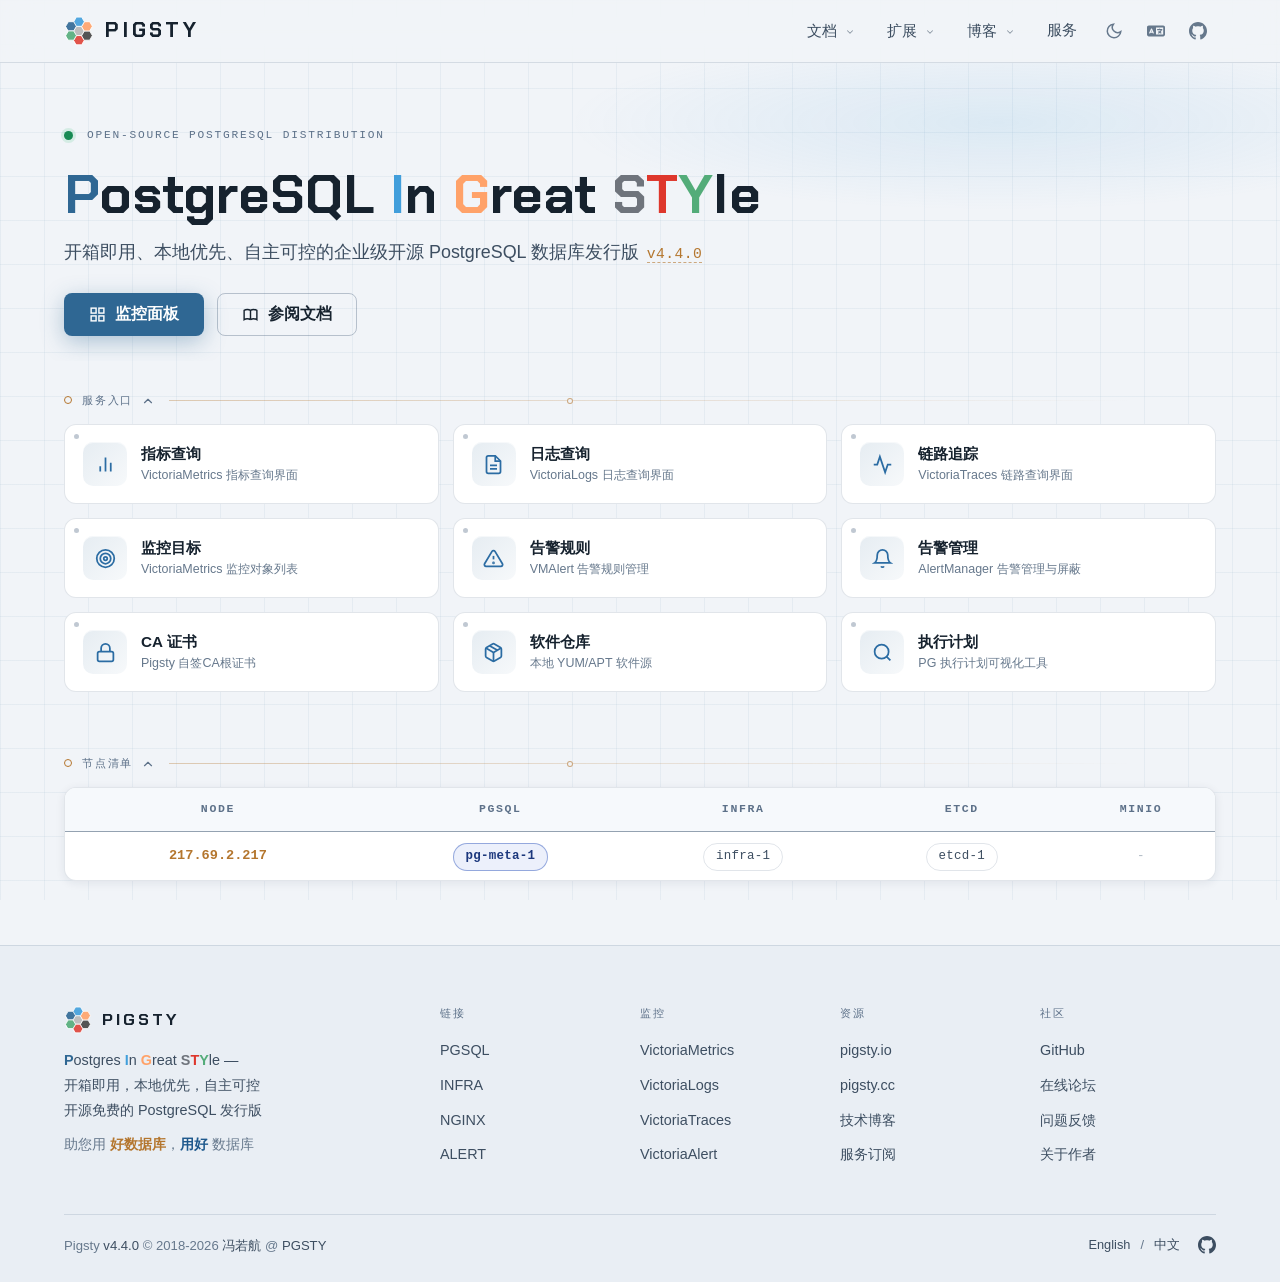
<file: www/zh.html>
<!DOCTYPE html>
<html lang="zh-CN" class="no-js">
<head>
    <meta charset="UTF-8">
    <meta name="viewport" content="width=device-width, initial-scale=1.0">
    <meta name="description" content="Pigsty - 开箱即用的开源 PostgreSQL RDS">
    <title>Pigsty v4.4.0</title>
    <script>
        // apply stored / preferred theme before first paint
        (function () {
            var t = null;
            try { t = localStorage.getItem('pigsty-landing-theme'); } catch (e) {}
            if (t !== 'light' && t !== 'dark') {
                t = window.matchMedia && window.matchMedia('(prefers-color-scheme: light)').matches ? 'light' : 'dark';
            }
            document.documentElement.setAttribute('data-theme', t);
            document.documentElement.classList.remove('no-js');
            document.documentElement.classList.add('js');
        })();
    </script>
    <style>
        /* Chakra Petch 700 — subset embedded (glyphs: "PIGSTY PostgreSQL In Great STYle", 1.4 KB) */
        @font-face {
            font-family: 'Chakra Petch';
            font-style: normal;
            font-weight: 700;
            src: url([data-uri]) format('woff2');
        }
        /* ============================================================
           Pigsty Portal — "The Powered Board"
           dark  = powered circuit board (blue-black solder mask)
           light = printed engineering datasheet (cool paper)
           brand hexagon palette:
           P #2f6793 · I #419edb · G #ffa269 · S #6f747c · T #de372c · Y #53ac79
           ============================================================ */
        :root {
            --brand-p: #2f6793; --brand-i: #419edb; --brand-g: #ffa269;
            --brand-s: #6f747c; --brand-t: #de372c; --brand-y: #53ac79;
            --font-sans: -apple-system, BlinkMacSystemFont, "PingFang SC", "Hiragino Sans GB", "Microsoft YaHei", "Segoe UI", Roboto, "Helvetica Neue", Arial, sans-serif;
            --font-mono: ui-monospace, "SF Mono", "Cascadia Mono", Menlo, Consolas, "Liberation Mono", monospace;
            --font-display: 'Chakra Petch', var(--font-sans);
            --radius-sm: 8px; --radius-md: 12px;
        }
        html[data-theme="dark"] {
            color-scheme: dark;
            --bg: #0b1119; --bg-elev: #121c29; --bg-elev-2: #182435;
            --line: rgba(148, 176, 210, 0.16); --line-strong: rgba(148, 176, 210, 0.32);
            --ink: #e8eef6; --ink-soft: #b6c2d2; --ink-mute: #7f8da1; --silk: #93a3b8;
            --pg: #5da2dd; --pg-strong: #7fb8e8;
            --copper: #e0a35c; --copper-dim: rgba(224, 163, 92, 0.55);
            --ok: #55c98a;
            --grid-line: rgba(120, 150, 190, 0.055);
            --trace: rgba(224, 163, 92, 0.28);
            --btn-bg: #2f6793; --btn-bg-hover: #3a7cae; --btn-ink: #f2f7fc;
            --header-bg: rgba(11, 17, 25, 0.92);
            --shadow-sm: 0 4px 18px rgba(2, 8, 18, 0.35);
            --shadow-md: 0 14px 44px rgba(2, 8, 18, 0.45);
            --glow-blue: rgba(65, 158, 219, 0.14);
            --hl: rgba(93, 162, 221, 0.08);
            --card-hover-border: rgba(224, 163, 92, 0.5);
        }
        html[data-theme="light"] {
            color-scheme: light;
            --bg: #f1f4f8; --bg-elev: #ffffff; --bg-elev-2: #f6f9fc;
            --line: rgba(48, 74, 105, 0.14); --line-strong: rgba(48, 74, 105, 0.3);
            --ink: #16222e; --ink-soft: #3d4e61; --ink-mute: #66788c; --silk: #5d7189;
            --pg: #2b6ca3; --pg-strong: #1d588c;
            --copper: #b4762e; --copper-dim: rgba(180, 118, 46, 0.6);
            --ok: #178a53;
            --grid-line: rgba(47, 103, 147, 0.06);
            --trace: rgba(180, 118, 46, 0.35);
            --btn-bg: #2f6793; --btn-bg-hover: #275a82; --btn-ink: #ffffff;
            --header-bg: rgba(241, 244, 248, 0.88);
            --shadow-sm: 0 2px 10px rgba(23, 42, 66, 0.08);
            --shadow-md: 0 12px 34px rgba(23, 42, 66, 0.12);
            --glow-blue: rgba(65, 158, 219, 0.12);
            --hl: rgba(47, 103, 147, 0.07);
            --card-hover-border: rgba(180, 118, 46, 0.55);
        }

        *, *::before, *::after { box-sizing: border-box; margin: 0; padding: 0; }
        html { scroll-behavior: smooth; -webkit-font-smoothing: antialiased; }
        body {
            font-family: var(--font-sans);
            font-size: 16px; line-height: 1.6;
            color: var(--ink); background: var(--bg);
            min-height: 100vh; display: flex; flex-direction: column;
        }
        /* copper-grid backdrop */
        body::before {
            content: ''; position: fixed; inset: 0; z-index: -1; pointer-events: none;
            background-image:
                linear-gradient(var(--grid-line) 1px, transparent 1px),
                linear-gradient(90deg, var(--grid-line) 1px, transparent 1px);
            background-size: 44px 44px;
        }
        a { color: inherit; text-decoration: none; }
        main { flex: 1 0 auto; }
        .container { width: 100%; max-width: 1200px; margin: 0 auto; padding: 0 24px; }

        /* silkscreen labels */
        .silk {
            font-family: var(--font-mono);
            font-size: 0.7rem; font-weight: 500;
            letter-spacing: 0.16em; text-transform: uppercase;
            color: var(--silk);
        }
        .sec-head { display: flex; align-items: center; gap: 14px; margin-bottom: 16px; }
        .sec-head .silk { flex: none; white-space: nowrap; }
        .sec-toggle {
            flex: none; display: inline-flex; align-items: center; gap: 8px;
            border: none; background: transparent; padding: 0; cursor: pointer;
            color: var(--silk); transition: color 150ms ease;
        }
        .sec-toggle:hover { color: var(--copper); }
        .sec-toggle:hover .silk { color: var(--copper); }
        .sec-toggle svg {
            width: 14px; height: 14px;
            stroke: currentColor; stroke-width: 2; fill: none;
            stroke-linecap: round; stroke-linejoin: round;
            transform: rotate(180deg); transition: transform 200ms ease;
        }
        .sec-toggle.collapsed svg { transform: rotate(0deg); }
        .collapse-wrap {
            max-height: 4000px; opacity: 1;
            transition: max-height 300ms ease, opacity 300ms ease, border-width 300ms ease;
        }
        .collapse-wrap.collapsed { max-height: 0; opacity: 0; overflow: hidden; border-width: 0; }
        .sec-head .silk::before {
            content: ''; display: inline-block; width: 8px; height: 8px;
            margin-right: 10px; border: 1.5px solid var(--copper); border-radius: 50%;
        }
        .eyebrow-trace {
            flex: 1; height: 1px; min-width: 40px; position: relative;
            background: linear-gradient(90deg, var(--trace), transparent 92%);
        }
        .eyebrow-trace::before {
            content: ''; position: absolute; left: 38%; top: -2.5px;
            width: 6px; height: 6px; border-radius: 50%;
            border: 1.5px solid var(--copper-dim); background: var(--bg);
        }

        /* ========================================
           Header
           ======================================== */
        .header {
            position: sticky; top: 0; z-index: 100;
            background: var(--header-bg);
            -webkit-backdrop-filter: blur(14px); backdrop-filter: blur(14px);
            border-bottom: 1px solid var(--line);
            transition: box-shadow 200ms ease;
        }
        .header.scrolled { box-shadow: var(--shadow-sm); }
        .header-inner { display: flex; align-items: center; justify-content: space-between; height: 62px; }
        .logo { display: flex; align-items: center; gap: 11px; }
        .logo-icon { width: 30px; height: 30px; }
        .logo-icon svg { width: 100%; height: 100%; display: block; }
        .logo-text {
            font-family: var(--font-display);
            font-weight: 700; font-size: 1.32rem; letter-spacing: 0.18em; line-height: 1;
            color: var(--ink);
        }
        .nav { display: flex; align-items: center; gap: 6px; }
        .nav-link {
            padding: 8px 13px; border-radius: 6px;
            font-size: 0.93rem; font-weight: 500; color: var(--ink-soft);
            transition: color 150ms ease, background 150ms ease;
        }
        .nav-link:hover { color: var(--ink); background: var(--bg-elev); }
        .nav-icon {
            display: inline-flex; align-items: center; justify-content: center;
            min-width: 36px; height: 36px; border: none; border-radius: 6px;
            background: transparent; color: var(--ink-mute); cursor: pointer;
            transition: color 150ms ease, background 150ms ease;
        }
        .nav-icon:hover { color: var(--ink); background: var(--bg-elev); }
        .nav-icon svg { width: 18px; height: 18px; display: block; }
        html[data-theme="dark"] .icon-moon { display: none; }
        html[data-theme="light"] .icon-sun { display: none; }

        /* hover mega-dropdowns (mirrors the docs site nav) */
        .nav-item { position: relative; }
        .caret {
            width: 10px; height: 10px; margin-left: 4px; vertical-align: -1px;
            stroke: currentColor; stroke-width: 2.5; fill: none;
            stroke-linecap: round; stroke-linejoin: round;
            opacity: 0.55; transition: transform 180ms ease;
        }
        .nav-item:hover .caret,
        .nav-item:focus-within .caret { transform: rotate(180deg); }
        .nav-dropdown {
            position: absolute; top: calc(100% + 10px); left: 50%; z-index: 110;
            display: flex; gap: 14px;
            width: max-content; max-width: min(94vw, 880px);
            padding: 14px 16px;
            border: 1px solid var(--line-strong); border-radius: var(--radius-md);
            background: var(--bg-elev); box-shadow: var(--shadow-md);
            opacity: 0; visibility: hidden; transform: translate(-50%, 8px);
            transition: opacity 180ms ease, transform 180ms ease, visibility 0s linear 180ms;
        }
        /* hover bridge over the gap */
        .nav-dropdown::before { content: ''; position: absolute; left: 0; right: 0; top: -14px; height: 14px; }
        .nav-item:hover .nav-dropdown,
        .nav-item:focus-within .nav-dropdown {
            opacity: 1; visibility: visible; transform: translate(-50%, 0);
            transition: opacity 180ms ease, transform 180ms ease, visibility 0s;
        }
        .dd-title { margin: 0 0 8px; padding-left: 9px; font-size: 0.64rem; color: var(--copper); }
        .dd-cols { display: flex; gap: 2px; }
        .dd-col { margin: 0; padding: 0; list-style: none; }
        .dd-col a {
            display: flex; align-items: center; gap: 9px;
            height: 33px; padding: 0 9px; border-radius: 6px;
            font-size: 0.86rem; font-weight: 500; line-height: 1;
            color: var(--ink-soft); white-space: nowrap;
            transition: background 140ms ease, color 140ms ease;
        }
        .dd-col a:hover { background: var(--bg-elev-2); color: var(--ink); }
        .di {
            flex: none; width: 16px; height: 16px;
            stroke: currentColor; stroke-width: 1.8; fill: none;
            stroke-linecap: round; stroke-linejoin: round;
            color: var(--silk); transition: color 140ms ease;
        }
        .dd-col a:hover .di { color: var(--copper); }
        .dd-mono .dd-col a { font-family: var(--font-mono); font-size: 0.78rem; letter-spacing: 0.04em; }
        .dd-sep { flex: none; width: 1px; align-self: stretch; background: var(--line); }

        /* ========================================
           Hero
           ======================================== */
        .hero { position: relative; padding: clamp(40px, 5vw, 72px) 0 clamp(16px, 2vw, 28px); overflow: hidden; }
        .hero::before {
            content: ''; position: absolute; inset: 0; z-index: -1; pointer-events: none;
            background: radial-gradient(48% 42% at 78% 20%, var(--glow-blue), transparent 70%);
        }
        .hero-eyebrow { display: flex; flex-wrap: wrap; align-items: center; gap: 8px 14px; margin-bottom: 20px; }
        .status-dot {
            width: 9px; height: 9px; border-radius: 50%;
            background: var(--ok); box-shadow: 0 0 0 3px rgba(85, 201, 138, 0.18);
            animation: breathe 2.6s ease-in-out infinite;
        }
        @keyframes breathe {
            0%, 100% { box-shadow: 0 0 0 3px rgba(85, 201, 138, 0.18); }
            50% { box-shadow: 0 0 0 6px rgba(85, 201, 138, 0.06); }
        }
        .version-link {
            margin-left: 8px;
            font-family: var(--font-mono); font-size: 0.82em; letter-spacing: 0.03em;
            color: var(--copper);
            border-bottom: 1px dashed var(--copper-dim);
            transition: border-color 150ms ease;
        }
        .version-link:hover { border-bottom-style: solid; border-bottom-color: var(--copper); }
        .hero-title {
            margin-bottom: 12px;
            font-family: var(--font-display);
            font-size: clamp(2.1rem, 5vw, 3.4rem);
            font-weight: 700; line-height: 1.12; letter-spacing: 0.005em;
            color: var(--ink);
        }
        .ini { font-style: normal; }
        .ini-p { color: var(--brand-p); } .ini-i { color: var(--brand-i); }
        .ini-g { color: var(--brand-g); } .ini-s { color: var(--brand-s); }
        .ini-t { color: var(--brand-t); } .ini-y { color: var(--brand-y); }
        html[data-theme="dark"] .ini-p { color: #4d89ba; }
        html[data-theme="dark"] .ini-s { color: #8b93a0; }
        .hero-sub { margin-bottom: 26px; font-size: clamp(1rem, 1.4vw, 1.15rem); color: var(--ink-soft); }
        .hero-actions { display: flex; flex-wrap: wrap; gap: 13px; }
        .btn {
            display: inline-flex; align-items: center; gap: 9px;
            padding: 12px 24px; border: 1px solid transparent; border-radius: var(--radius-sm);
            font-size: 0.98rem; font-weight: 700; line-height: 1; cursor: pointer;
            transition: transform 150ms ease, background 150ms ease, border-color 150ms ease, color 150ms ease, box-shadow 150ms ease;
        }
        .btn svg { width: 17px; height: 17px; }
        .btn-primary { background: var(--btn-bg); color: var(--btn-ink); box-shadow: 0 6px 22px rgba(47, 103, 147, 0.35); }
        .btn-primary:hover { background: var(--btn-bg-hover); transform: translateY(-2px); }
        .btn-ghost { background: transparent; border-color: var(--line-strong); color: var(--ink); }
        .btn-ghost:hover { border-color: var(--pg); color: var(--pg-strong); transform: translateY(-2px); }

        /* ========================================
           Services
           ======================================== */
        .section { padding: clamp(18px, 2.5vw, 32px) 0; }
        .svc-grid { display: grid; grid-template-columns: repeat(3, minmax(0, 1fr)); gap: 14px; }
        .svc-card {
            position: relative; display: flex; align-items: center; gap: 14px;
            padding: 17px 18px;
            border: 1px solid var(--line); border-radius: var(--radius-md);
            background: var(--bg-elev);
            transition: transform 180ms ease, border-color 180ms ease, box-shadow 180ms ease;
        }
        /* chip pin-1 mark */
        .svc-card::before {
            content: ''; position: absolute; top: 9px; left: 9px;
            width: 5px; height: 5px; border-radius: 50%;
            background: var(--line-strong); transition: background 180ms ease;
        }
        .svc-card:hover {
            transform: translateY(-3px);
            border-color: var(--card-hover-border);
            box-shadow: var(--shadow-md);
        }
        .svc-card:hover::before { background: var(--copper); }
        .svc-icon {
            flex: none; display: flex; align-items: center; justify-content: center;
            width: 44px; height: 44px; border-radius: 10px;
            background: linear-gradient(135deg, rgba(65, 158, 219, 0.16), rgba(65, 158, 219, 0.05));
            box-shadow: inset 0 1px 0 rgba(255, 255, 255, 0.07);
            color: var(--pg);
        }
        html[data-theme="light"] .svc-icon {
            background: linear-gradient(135deg, rgba(47, 103, 147, 0.12), rgba(47, 103, 147, 0.04));
            box-shadow: inset 0 1px 0 rgba(255, 255, 255, 0.6);
        }
        .svc-icon svg { width: 21px; height: 21px; stroke: currentColor; stroke-width: 2; fill: none; }
        .svc-body {
            flex: 1; min-width: 0; min-height: 44px;
            display: flex; flex-direction: column; justify-content: center;
        }
        .svc-name {
            display: block; font-size: 0.95rem; font-weight: 700; color: var(--ink); line-height: 1.35;
            white-space: nowrap; overflow: hidden; text-overflow: ellipsis;
        }
        .svc-desc {
            display: block; font-size: 0.78rem; color: var(--ink-mute); line-height: 1.4; margin-top: 2px;
            white-space: nowrap; overflow: hidden; text-overflow: ellipsis;
        }
        .svc-arrow {
            position: absolute; top: 16px; right: 15px;
            width: 16px; height: 16px; color: var(--copper);
            opacity: 0; transform: translateX(-6px);
            transition: opacity 180ms ease, transform 180ms ease;
        }
        .svc-card:hover .svc-arrow { opacity: 1; transform: translateX(0); }

        /* ========================================
           Topology Matrix
           ======================================== */
        .tp-section { padding: clamp(18px, 2.5vw, 32px) 0 clamp(40px, 5vw, 64px); }
        .tp-wrapper {
            overflow-x: auto; -webkit-overflow-scrolling: touch;
            border: 1px solid var(--line); border-radius: var(--radius-md);
            background: var(--bg-elev); box-shadow: var(--shadow-sm);
        }
        .tp-table { width: 100%; min-width: 640px; border-collapse: collapse; }
        .tp-table th {
            padding: 12px 14px; text-align: center;
            font-family: var(--font-mono); font-size: 0.72rem; font-weight: 600;
            letter-spacing: 0.14em; text-transform: uppercase;
            color: var(--silk); background: var(--bg-elev-2);
            border-bottom: 1px solid var(--line-strong);
            cursor: pointer; transition: color 150ms ease, background 150ms ease;
        }
        .tp-table th:hover { color: var(--copper); }
        .tp-table td {
            padding: 9px 14px; text-align: center;
            border-bottom: 1px solid var(--line);
            transition: background 120ms ease;
        }
        .tp-table tr:last-child td { border-bottom: none; }
        .tp-table th.hl, .tp-table td.hl, .tp-table tr.hl td { background: var(--hl); }
        .tp-ip {
            display: inline-block; padding: 3px 10px; border-radius: 6px;
            font-family: var(--font-mono); font-size: 0.85rem; font-weight: 500;
            color: var(--ink); transition: color 150ms ease, background 150ms ease;
        }
        .tp-ip:hover { color: var(--pg-strong); background: var(--hl); }
        /* 管理节点：铜色加粗 + Pin-1 圆点标记 + 悬停丝印提示 */
        .tp-ip.tp-admin { position: relative; color: var(--copper); font-weight: 700; }
        .tp-ip.tp-admin:hover { color: var(--copper); background: rgba(224, 163, 92, 0.1); }
        .admin-tip {
            position: absolute; left: 50%; bottom: calc(100% + 8px);
            transform: translate(-50%, 3px);
            padding: 4px 11px;
            border: 1px solid var(--copper-dim); border-radius: 6px;
            background: var(--bg-elev); box-shadow: var(--shadow-md);
            font-family: var(--font-mono); font-size: 0.68rem; font-weight: 500;
            letter-spacing: 0.08em; color: var(--copper);
            white-space: nowrap; opacity: 0; pointer-events: none;
            transition: opacity 150ms ease, transform 150ms ease;
            z-index: 5;
        }
        .admin-tip::after {
            content: ''; position: absolute; top: 100%; left: 50%;
            transform: translateX(-50%);
            border: 4px solid transparent; border-top-color: var(--copper-dim);
        }
        .tp-ip.tp-admin:hover .admin-tip { opacity: 1; transform: translate(-50%, 0); }
        .tp-pill {
            display: inline-flex; align-items: center; gap: 6px;
            padding: 3px 12px; border: 1px solid var(--line); border-radius: 999px;
            font-family: var(--font-mono); font-size: 0.78rem; letter-spacing: 0.02em;
            color: var(--ink-soft); white-space: nowrap;
            transition: border-color 150ms ease, color 150ms ease, transform 150ms ease;
        }
        a.tp-pill:hover { border-color: var(--copper); color: var(--ink); transform: translateY(-1px); }
        .tp-pill.empty { border-color: transparent; color: var(--ink-mute); opacity: 0.5; }
        /* per-cluster hue assigned by JS via --ch / --cs */
        .tp-pill.pg {
            font-weight: 600;
            background: hsl(var(--ch, 210) var(--cs, 45%) 60% / 0.13);
            border-color: hsl(var(--ch, 210) var(--cs, 45%) 60% / 0.42);
            color: hsl(var(--ch, 210) var(--cs, 45%) 72%);
        }
        html[data-theme="light"] .tp-pill.pg {
            background: hsl(var(--ch, 210) var(--cs, 45%) 50% / 0.09);
            border-color: hsl(var(--ch, 210) var(--cs, 45%) 45% / 0.45);
            color: hsl(var(--ch, 210) var(--cs, 45%) 30%);
        }
        a.tp-pill.pg:hover { border-color: hsl(var(--ch, 210) var(--cs, 45%) 55%); }

        /* ========================================
           Footer
           ======================================== */
        .footer {
            flex-shrink: 0;
            border-top: 1px solid var(--line);
            background: var(--bg-elev);
            padding: clamp(40px, 5vw, 60px) 0 26px;
        }
        html[data-theme="light"] .footer { background: #e9eef4; }
        .footer-grid {
            display: grid; grid-template-columns: 2fr repeat(4, 1fr);
            gap: 32px 24px; margin-bottom: 38px;
        }
        .footer-logo { display: inline-flex; align-items: center; gap: 10px; margin-bottom: 14px; }
        .footer-logo .logo-icon { width: 28px; height: 28px; }
        .footer-logo .logo-text { font-size: 1.05rem; }
        .footer-desc { color: var(--ink-soft); font-size: 0.9rem; line-height: 1.75; }
        .footer-desc b { font-weight: 700; }
        .footer-slogan { margin-top: 10px; color: var(--ink-mute); font-size: 0.88rem; }
        .footer-slogan .hl-good { color: var(--copper); font-weight: 700; }
        .footer-slogan .hl-use { color: var(--pg-strong); font-weight: 700; }
        .footer-title { margin-bottom: 14px; }
        .footer-links { list-style: none; }
        .footer-links li { margin-bottom: 9px; }
        .footer-links a { color: var(--ink-soft); font-size: 0.9rem; transition: color 150ms ease; }
        .footer-links a:hover { color: var(--pg-strong); }
        .footer-bottom {
            display: flex; flex-wrap: wrap; align-items: center; justify-content: space-between;
            gap: 12px 24px; padding-top: 20px;
            border-top: 1px solid var(--line);
            font-size: 0.82rem; color: var(--ink-mute);
        }
        .footer-bottom a { color: var(--ink-soft); transition: color 150ms ease; }
        .footer-bottom a:hover { color: var(--pg-strong); }
        .footer-right { display: flex; align-items: center; gap: 18px; }
        .footer-lang { display: flex; gap: 10px; font-size: 0.8rem; }
        .footer-lang a { color: var(--ink-soft); }
        .footer-lang a:hover { color: var(--pg-strong); }
        .footer-git { display: inline-flex; color: var(--ink-mute); transition: color 150ms ease; }
        .footer-git:hover { color: var(--ink); }
        .footer-git svg { width: 18px; height: 18px; }

        /* ========================================
           Reveal & Responsive
           ======================================== */
        html.js .reveal { opacity: 0; transform: translateY(14px); transition: opacity 500ms ease, transform 500ms ease; }
        html.js .reveal.on { opacity: 1; transform: none; }
        @media (prefers-reduced-motion: reduce) {
            html.js .reveal { opacity: 1; transform: none; transition: none; }
            .status-dot { animation: none; }
        }
        @media (max-width: 900px) {
            .svc-grid { grid-template-columns: repeat(2, minmax(0, 1fr)); }
            .footer-grid { grid-template-columns: repeat(2, minmax(0, 1fr)); }
            .footer-brand { grid-column: 1 / -1; }
        }
        @media (max-width: 760px) {
            .nav .nav-item, .nav .nav-link { display: none; }
        }
        @media (max-width: 560px) {
            .container { padding: 0 16px; }
            .svc-grid { grid-template-columns: minmax(0, 1fr); }
            .hero-actions .btn { flex: 1; justify-content: center; }
            .footer-bottom { flex-direction: column; text-align: center; }
        }
    </style>
</head>
<body>
    <!-- inline icon sprite (stroke icons, no external font dependency) -->
    <svg xmlns="http://www.w3.org/2000/svg" style="display:none" aria-hidden="true">
        <symbol id="i-book" viewBox="0 0 24 24"><path d="M4 19.5A2.5 2.5 0 0 1 6.5 17H20"/><path d="M6.5 2H20v20H6.5A2.5 2.5 0 0 1 4 19.5v-15A2.5 2.5 0 0 1 6.5 2z"/></symbol>
        <symbol id="i-bookopen" viewBox="0 0 24 24"><path d="M2 4h6a4 4 0 0 1 4 4v12a3 3 0 0 0-3-3H2z"/><path d="M22 4h-6a4 4 0 0 0-4 4v12a3 3 0 0 1 3-3h7z"/></symbol>
        <symbol id="i-pig" viewBox="0 0 24 24"><circle cx="12" cy="12.5" r="7.5"/><ellipse cx="12" cy="14" rx="2.6" ry="1.9"/><path d="M11 14h.01M13 14h.01"/><path d="M6.8 6.8L5 4.5M17.2 6.8L19 4.5"/><path d="M9.5 10.5h.01M14.5 10.5h.01"/></symbol>
        <symbol id="i-dharma" viewBox="0 0 24 24"><circle cx="12" cy="12" r="8.5"/><circle cx="12" cy="12" r="2.4"/><path d="M12 3.5v6M12 14.5v6M3.5 12h6M14.5 12h6M6 6l4.2 4.2M13.8 13.8L18 18M18 6l-4.2 4.2M10.2 13.8L6 18"/></symbol>
        <symbol id="i-chip" viewBox="0 0 24 24"><rect x="7" y="7" width="10" height="10" rx="1.5"/><rect x="10.2" y="10.2" width="3.6" height="3.6"/><path d="M9.5 7V4M14.5 7V4M9.5 20v-3M14.5 20v-3M7 9.5H4M7 14.5H4M20 9.5h-3M20 14.5h-3"/></symbol>
        <symbol id="i-heart" viewBox="0 0 24 24"><path d="M20.8 4.6a5.5 5.5 0 0 0-7.8 0L12 5.6l-1-1a5.5 5.5 0 0 0-7.8 7.8l1 1L12 21.2l7.8-7.8 1-1a5.5 5.5 0 0 0 0-7.8z"/></symbol>
        <symbol id="i-elephant" viewBox="0 0 24 24"><path d="M4.5 18v-6.5a7.5 7.5 0 0 1 15 0v1.5a2.5 2.5 0 0 1-5 0v-1a3 3 0 0 0-6 0V18"/><circle cx="15.2" cy="9.5" r="0.5" fill="currentColor" stroke="none"/></symbol>
        <symbol id="i-baseball" viewBox="0 0 24 24"><circle cx="12" cy="12" r="8.5"/><path d="M5 6c2.5 1.7 2.5 10.3 0 12M19 6c-2.5 1.7-2.5 10.3 0 12"/></symbol>
        <symbol id="i-yinyang" viewBox="0 0 24 24"><circle cx="12" cy="12" r="8.5"/><path d="M12 3.5a4.25 4.25 0 0 1 0 8.5 4.25 4.25 0 0 0 0 8.5"/><circle cx="12" cy="7.75" r="0.9"/><circle cx="12" cy="16.25" r="0.9"/></symbol>
        <symbol id="i-couch" viewBox="0 0 24 24"><path d="M5 11V8a3 3 0 0 1 3-3h8a3 3 0 0 1 3 3v3"/><path d="M2 13.5a2 2 0 0 1 4 0V15h12v-1.5a2 2 0 0 1 4 0V18a1 1 0 0 1-1 1H3a1 1 0 0 1-1-1z"/><path d="M5 19v1.5M19 19v1.5"/></symbol>
        <symbol id="i-chart" viewBox="0 0 24 24"><path d="M3 3v18h18"/><path d="M7 14l3.5-4.5 3 3L19 6"/></symbol>
        <symbol id="i-search" viewBox="0 0 24 24"><circle cx="11" cy="11" r="7"/><path d="M21 21l-4.35-4.35"/></symbol>
        <symbol id="i-database" viewBox="0 0 24 24"><ellipse cx="12" cy="5" rx="8" ry="3"/><path d="M4 5v14c0 1.66 3.58 3 8 3s8-1.34 8-3V5"/><path d="M4 12c0 1.66 3.58 3 8 3s8-1.34 8-3"/></symbol>
        <symbol id="i-bank" viewBox="0 0 24 24"><path d="M3 9.5L12 3l9 6.5"/><path d="M5 10v8M9.7 10v8M14.3 10v8M19 10v8"/><path d="M2.5 20.5h19"/></symbol>
        <symbol id="i-server" viewBox="0 0 24 24"><rect x="3" y="4" width="18" height="7" rx="1.5"/><rect x="3" y="13" width="18" height="7" rx="1.5"/><path d="M7 7.5h.01M7 16.5h.01"/></symbol>
        <symbol id="i-gears" viewBox="0 0 24 24"><circle cx="9.5" cy="9.5" r="3"/><path d="M9.5 3.5v2M9.5 13.5v2M3.5 9.5h2M13.5 9.5h2M5.3 5.3l1.4 1.4M12.3 12.3l1.4 1.4M13.7 5.3l-1.4 1.4M6.7 12.3l-1.4 1.4"/><circle cx="17.5" cy="17.5" r="2.2"/><path d="M17.5 13.9v1.2M17.5 20.1v1.2M13.9 17.5h1.2M20.1 17.5h1.2"/></symbol>
        <symbol id="i-boxes" viewBox="0 0 24 24"><rect x="3" y="13.5" width="7.5" height="7.5" rx="1"/><rect x="13.5" y="13.5" width="7.5" height="7.5" rx="1"/><rect x="8.25" y="3" width="7.5" height="7.5" rx="1"/></symbol>
        <symbol id="i-layers" viewBox="0 0 24 24"><path d="M12 2.5l9 4.8-9 4.8-9-4.8z"/><path d="M3 12.2l9 4.8 9-4.8"/><path d="M3 17l9 4.8L21 17"/></symbol>
        <symbol id="i-leaf" viewBox="0 0 24 24"><path d="M11 20.5A7.5 7.5 0 0 1 4 13C4 8 8.5 3.8 20 3c-.8 11.5-4.5 16.5-9 17.5z"/><path d="M5.5 19.5C9 14 13 10.5 17 8"/></symbol>
        <symbol id="i-docker" viewBox="0 0 24 24"><path d="M2.5 12.5h17c1.5 0 2.5-.8 3-1.6-.8-.7-2.2-.9-3-.4"/><path d="M2.5 12.5c.6 4.5 3.8 7 9 7 5.7 0 8.7-3.3 9.5-7"/><path d="M5 9.5h2.6v2.6H5zM8.4 9.5H11v2.6H8.4zM11.8 9.5h2.6v2.6h-2.6zM8.4 6.1H11v2.6H8.4z"/></symbol>
        <symbol id="i-tree" viewBox="0 0 24 24"><path d="M4 3v13.5a2 2 0 0 0 2 2h5"/><path d="M4 9.5h7"/><rect x="13.5" y="2.5" width="8" height="5" rx="1"/><rect x="13.5" y="16" width="8" height="5" rx="1"/></symbol>
        <symbol id="i-laptop" viewBox="0 0 24 24"><rect x="4" y="4.5" width="16" height="10.5" rx="1.5"/><path d="M2 19.5h20"/><path d="M10 8l-2 1.8 2 1.8M14 8l2 1.8-2 1.8"/></symbol>
        <symbol id="i-puzzle" viewBox="0 0 24 24"><path d="M14 3.5v1.6a2 2 0 1 0 4 0V3.5h2.5V10h-1.6a2 2 0 1 0 0 4h1.6v6.5H14v-1.6a2 2 0 1 0-4 0v1.6H3.5V14h1.6a2 2 0 1 0 0-4H3.5V3.5z"/></symbol>
        <symbol id="i-hat" viewBox="0 0 24 24"><path d="M6.5 13.5v-3a5.5 5.5 0 0 1 11 0v3"/><path d="M2 15.5c4.5 2.4 15.5 2.4 20 0"/><path d="M2 15.5c0 1.6 4.5 3 10 3s10-1.4 10-3"/></symbol>
        <symbol id="i-swirl" viewBox="0 0 24 24"><path d="M13 11.2a1.6 1.6 0 1 0-1.9 2.5 3.8 3.8 0 1 0 4.6-4.9A6.6 6.6 0 1 0 18.4 16"/></symbol>
        <symbol id="i-warehouse" viewBox="0 0 24 24"><path d="M3 20V9l9-5.5L21 9v11"/><path d="M7 20v-8.5h10V20"/><path d="M7 15.75h10"/></symbol>
        <symbol id="i-code" viewBox="0 0 24 24"><path d="M16 18l6-6-6-6M8 6l-6 6 6 6"/></symbol>
        <symbol id="i-scale" viewBox="0 0 24 24"><path d="M12 4v16M8.5 20h7"/><path d="M4.5 7h15"/><path d="M6 7l-2.8 6.5a3 3 0 0 0 5.6 0L6 7zM18 7l-2.8 6.5a3 3 0 0 0 5.6 0L18 7z"/></symbol>
        <symbol id="i-term" viewBox="0 0 24 24"><rect x="2.5" y="4" width="19" height="16" rx="2"/><path d="M7 9.5l3 2.7-3 2.7M12.5 15.5H17"/></symbol>
        <symbol id="i-clipboard" viewBox="0 0 24 24"><rect x="5" y="4" width="14" height="17.5" rx="2"/><rect x="9" y="2" width="6" height="4" rx="1"/><path d="M9 11h6M9 15h6M9 18.5h3.5"/></symbol>
        <symbol id="i-clock" viewBox="0 0 24 24"><circle cx="12" cy="12" r="8.5"/><path d="M12 7v5l3.5 2"/></symbol>
        <symbol id="i-globe" viewBox="0 0 24 24"><circle cx="12" cy="12" r="8.5"/><path d="M3.5 12h17"/><path d="M12 3.5a13 13 0 0 1 0 17M12 3.5a13 13 0 0 0 0 17"/></symbol>
        <symbol id="i-brain" viewBox="0 0 24 24"><path d="M12 5.5v13"/><path d="M12 6a3.2 3.2 0 1 0-6.4.9A3.2 3.2 0 0 0 4.5 12.6 3.2 3.2 0 0 0 7 18a3 3 0 0 0 5 .5"/><path d="M12 6a3.2 3.2 0 1 1 6.4.9 3.2 3.2 0 0 1 1.1 5.7A3.2 3.2 0 0 1 17 18a3 3 0 0 1-5 .5"/></symbol>
        <symbol id="i-sparkle" viewBox="0 0 24 24"><path d="M11 4l1.7 4.6L17.3 10.3l-4.6 1.7L11 16.6l-1.7-4.6L4.7 10.3l4.6-1.7z"/><path d="M18.5 14.5l.75 2 2 .75-2 .75-.75 2-.75-2-2-.75 2-.75z"/></symbol>
        <symbol id="i-lang" viewBox="0 0 24 24"><path d="M3.5 6h9M8 4v2c0 4-2 7.5-5 9.5"/><path d="M5 10.5c1.4 2.5 3.9 4.4 6.5 5"/><path d="M12.5 20l4.5-10 4.5 10M14.3 16.4h5.4"/></symbol>
        <symbol id="i-cubes" viewBox="0 0 24 24"><path d="M12 2.5l4 2.3v4.6l-4 2.3-4-2.3V4.8z"/><path d="M6.5 12.5l4 2.3v4.6l-4 2.3-4-2.3v-4.6z"/><path d="M17.5 12.5l4 2.3v4.6l-4 2.3-4-2.3v-4.6z"/></symbol>
        <symbol id="i-wrench" viewBox="0 0 24 24"><path d="M14.7 6.3a1 1 0 0 0 0 1.4l1.6 1.6a1 1 0 0 0 1.4 0l3.77-3.77a6 6 0 0 1-7.94 7.94l-6.91 6.91a2.12 2.12 0 0 1-3-3l6.91-6.91a6 6 0 0 1 7.94-7.94l-3.76 3.76z"/></symbol>
        <symbol id="i-sqrt" viewBox="0 0 24 24"><path d="M3 14.5l3-1 3.5 7L14 3.5h7"/><path d="M15.5 11.5l5 5M20.5 11.5l-5 5"/></symbol>
        <symbol id="i-wave" viewBox="0 0 24 24"><path d="M14 2.5H7a2 2 0 0 0-2 2v15a2 2 0 0 0 2 2h10a2 2 0 0 0 2-2V7.5z"/><path d="M14 2.5v5h5"/><path d="M8 14.5l1.5-3 2 5 1.5-3H16"/></symbol>
        <symbol id="i-shield" viewBox="0 0 24 24"><path d="M12 2.5l8 3v5.5c0 5-3.4 8.6-8 10.5-4.6-1.9-8-5.5-8-10.5V5.5z"/><path d="M12 2.5v19"/></symbol>
        <symbol id="i-import" viewBox="0 0 24 24"><path d="M14 2.5H7a2 2 0 0 0-2 2V8"/><path d="M5 16v3.5a2 2 0 0 0 2 2h10a2 2 0 0 0 2-2V7.5l-5-5"/><path d="M14 2.5v5h5"/><path d="M2 12h8.5M7.5 9l3 3-3 3"/></symbol>
        <symbol id="i-ninja" viewBox="0 0 24 24"><circle cx="12" cy="12" r="8.5"/><path d="M4 10h16M4.5 14.5h15"/><circle cx="9" cy="12.3" r="0.6" fill="currentColor" stroke="none"/><circle cx="15" cy="12.3" r="0.6" fill="currentColor" stroke="none"/></symbol>
        <symbol id="i-truck" viewBox="0 0 24 24"><rect x="1.5" y="5.5" width="13" height="10.5" rx="1"/><path d="M14.5 9.5h4.2l2.8 3v3.5h-7"/><circle cx="6" cy="17.8" r="2"/><circle cx="17.5" cy="17.8" r="2"/></symbol>
        <symbol id="i-news" viewBox="0 0 24 24"><path d="M2.5 4.5h15.5V18a2.5 2.5 0 0 0 2.5 2.5H5A2.5 2.5 0 0 1 2.5 18z"/><path d="M18 9h1.5a2 2 0 0 1 2 2v7a2.5 2.5 0 0 1-2.5 2.5"/><path d="M6 8.5h8.5M6 12h8.5M6 15.5h5"/></symbol>
        <symbol id="i-cloud" viewBox="0 0 24 24"><path d="M17.5 19H7a4.5 4.5 0 0 1-.4-9A7 7 0 0 1 20 12.5 3.3 3.3 0 0 1 17.5 19z"/></symbol>
        <symbol id="i-robot" viewBox="0 0 24 24"><rect x="4.5" y="8" width="15" height="11" rx="2"/><path d="M12 5v3M12 3.5h.01"/><circle cx="9.3" cy="13" r="1"/><circle cx="14.7" cy="13" r="1"/><path d="M9 16.5h6"/><path d="M2 12v4M22 12v4"/></symbol>
        <symbol id="i-blog" viewBox="0 0 24 24"><path d="M4 11a9 9 0 0 1 9 9"/><path d="M4 4a16 16 0 0 1 16 16"/><circle cx="5.2" cy="18.8" r="1.4" fill="currentColor" stroke="none"/></symbol>
        <symbol id="i-wechat" viewBox="0 0 24 24"><path d="M9 4C5.1 4 2 6.6 2 9.8c0 1.8 1 3.4 2.6 4.4L4 16.5l2.5-1.3c.6.2 1.3.3 2 .3"/><path d="M15 8.5c3.9 0 7 2.4 7 5.4 0 1.7-1 3.2-2.6 4.2l.6 2-2.4-1.2c-.8.2-1.7.3-2.6.3-3.9 0-7-2.4-7-5.3s3.1-5.4 7-5.4z"/></symbol>
    </svg>
    <!-- Header -->
    <header class="header" id="header">
        <div class="container">
            <div class="header-inner">
                <a href="https://pigsty.cc" class="logo">
                    <span class="logo-icon">
                        <svg viewBox="24 15 25 27" xmlns="http://www.w3.org/2000/svg">
                            <g fill="none" stroke="white" stroke-linecap="round" stroke-linejoin="round" stroke-width=".75">
                                <path d="M31.73 28.43l2.4-4.15h4.8l2.4 4.15-2.4 4.15h-4.8z" fill="#bbb" fill-opacity=".95"/>
                                <path d="M31.73 36.74l2.4-4.15h4.8l2.4 4.15-2.4 4.15h-4.8z" fill="#de372c" fill-opacity=".85"/>
                                <path d="M38.93 32.61l2.4-4.15h4.8l2.4 4.15-2.4 4.15h-4.8z" fill="#424242" fill-opacity=".9"/>
                                <path d="M38.93 24.28l2.4-4.15h4.8l2.4 4.15-2.4 4.15h-4.8z" fill="#ffa269" fill-opacity=".9"/>
                                <path d="M31.73 20.15l2.4-4.15h4.8l2.4 4.15-2.4 4.15h-4.8z" fill="#419edb" fill-opacity=".9"/>
                                <path d="M24.52 24.28l2.4-4.15h4.8l2.4 4.15-2.4 4.15h-4.8z" fill="#2f6793" fill-opacity=".9"/>
                                <path d="M24.55 32.6l2.4-4.15h4.8l2.4 4.15-2.4 4.15h-4.8z" fill="#53ac79" fill-opacity=".9"/>
                            </g>
                        </svg>
                    </span>
                    <span class="logo-text">PIGSTY</span>
                </a>
                <nav class="nav">
                    <div class="nav-item">
                        <a href="https://pigsty.cc/docs/" class="nav-link">文档 <svg class="caret" viewBox="0 0 24 24"><path d="M6 9l6 6 6-6"/></svg></a>
                        <div class="nav-dropdown" role="menu" aria-label="文档菜单">
                            <div class="dd-group">
                                <p class="dd-title silk">文档</p>
                                <div class="dd-cols">
                                    <ul class="dd-col">
                                        <li><a href="https://pigsty.cc/docs/"><svg class="di"><use href="#i-book"/></svg>Pigsty v4.4</a></li>
                                        <li><a href="https://doc.pgsty.com" target="_blank" rel="noopener"><svg class="di"><use href="#i-bookopen"/></svg>Pigsty v3.7</a></li>
                                        <li><a href="https://pigsty.cc/docs/pig/"><svg class="di"><use href="#i-pig"/></svg>PIG 命令行</a></li>
                                        <li><a href="https://pigsty.cc/docs/piglet/"><svg class="di"><use href="#i-dharma"/></svg>Piglet.Run</a></li>
                                        <li><a href="https://pigsty.cc/docs/pgsql/kernel/"><svg class="di"><use href="#i-chip"/></svg>PG 内核分支</a></li>
                                    </ul>
                                    <ul class="dd-col">
                                        <li><a href="https://pg.center/docs/18/index.html" target="_blank" rel="noopener"><svg class="di"><use href="#i-elephant"/></svg>PostgreSQL</a></li>
                                        <li><a href="https://pigsty.cc/docs/pgbouncer/"><svg class="di"><use href="#i-baseball"/></svg>PgBouncer</a></li>
                                        <li><a href="https://pigsty.cc/docs/patroni/"><svg class="di"><use href="#i-yinyang"/></svg>Patroni</a></li>
                                        <li><a href="https://pigsty.cc/docs/pgbackrest/"><svg class="di"><use href="#i-couch"/></svg>pgBackRest</a></li>
                                        <li><a href="https://pigsty.cc/docs/pg_exporter/"><svg class="di"><use href="#i-chart"/></svg>pg_exporter</a></li>
                                    </ul>
                                </div>
                            </div>
                            <div class="dd-sep" aria-hidden="true"></div>
                            <div class="dd-group dd-mono">
                                <p class="dd-title silk">模块</p>
                                <div class="dd-cols">
                                    <ul class="dd-col">
                                        <li><a href="https://pigsty.cc/docs/pgsql/"><svg class="di"><use href="#i-database"/></svg>PGSQL</a></li>
                                        <li><a href="https://pigsty.cc/docs/infra/"><svg class="di"><use href="#i-bank"/></svg>INFRA</a></li>
                                        <li><a href="https://pigsty.cc/docs/node/"><svg class="di"><use href="#i-server"/></svg>NODE</a></li>
                                        <li><a href="https://pigsty.cc/docs/etcd/"><svg class="di"><use href="#i-gears"/></svg>ETCD</a></li>
                                        <li><a href="https://pigsty.cc/docs/minio/"><svg class="di"><use href="#i-boxes"/></svg>MINIO</a></li>
                                    </ul>
                                    <ul class="dd-col">
                                        <li><a href="https://pigsty.cc/docs/redis/"><svg class="di"><use href="#i-layers"/></svg>REDIS</a></li>
                                        <li><a href="https://pigsty.cc/docs/ferret/"><svg class="di"><use href="#i-leaf"/></svg>FERRET</a></li>
                                        <li><a href="https://pigsty.cc/docs/docker/"><svg class="di"><use href="#i-docker"/></svg>DOCKER</a></li>
                                        <li><a href="https://pigsty.cc/docs/juice/"><svg class="di"><use href="#i-tree"/></svg>JUICE</a></li>
                                        <li><a href="https://pigsty.cc/docs/vibe/"><svg class="di"><use href="#i-laptop"/></svg>VIBE</a></li>
                                    </ul>
                                </div>
                            </div>
                        </div>
                    </div>
                    <div class="nav-item">
                        <a href="https://pigsty.cc/ext/" class="nav-link">扩展 <svg class="caret" viewBox="0 0 24 24"><path d="M6 9l6 6 6-6"/></svg></a>
                        <div class="nav-dropdown" role="menu" aria-label="扩展菜单">
                            <div class="dd-group">
                                <p class="dd-title silk">扩展</p>
                                <div class="dd-cols">
                                    <ul class="dd-col">
                                        <li><a href="https://pigsty.cc/ext/list/"><svg class="di"><use href="#i-puzzle"/></svg>扩展列表</a></li>
                                        <li><a href="https://pigsty.cc/ext/rpm/"><svg class="di"><use href="#i-hat"/></svg>RPM 列表</a></li>
                                        <li><a href="https://pigsty.cc/ext/deb/"><svg class="di"><use href="#i-swirl"/></svg>DEB 列表</a></li>
                                        <li><a href="https://pigsty.cc/ext/repo/"><svg class="di"><use href="#i-warehouse"/></svg>归属仓库</a></li>
                                        <li><a href="https://pigsty.cc/ext/language/"><svg class="di"><use href="#i-code"/></svg>编程语言</a></li>
                                        <li><a href="https://pigsty.cc/ext/license/"><svg class="di"><use href="#i-scale"/></svg>开源协议</a></li>
                                        <li><a href="https://pigsty.cc/docs/ref/linux/"><svg class="di"><use href="#i-term"/></svg>操作系统</a></li>
                                        <li><a href="https://pigsty.cc/docs/repo/"><svg class="di"><use href="#i-clipboard"/></svg>更新日志</a></li>
                                    </ul>
                                </div>
                            </div>
                            <div class="dd-sep" aria-hidden="true"></div>
                            <div class="dd-group dd-mono">
                                <p class="dd-title silk">分类</p>
                                <div class="dd-cols">
                                    <ul class="dd-col">
                                        <li><a href="https://pigsty.cc/ext/cate/time/"><svg class="di"><use href="#i-clock"/></svg>TIME</a></li>
                                        <li><a href="https://pigsty.cc/ext/cate/gis/"><svg class="di"><use href="#i-globe"/></svg>GIS</a></li>
                                        <li><a href="https://pigsty.cc/ext/cate/rag/"><svg class="di"><use href="#i-brain"/></svg>RAG</a></li>
                                        <li><a href="https://pigsty.cc/ext/cate/fts/"><svg class="di"><use href="#i-search"/></svg>FTS</a></li>
                                        <li><a href="https://pigsty.cc/ext/cate/olap/"><svg class="di"><use href="#i-chart"/></svg>OLAP</a></li>
                                        <li><a href="https://pigsty.cc/ext/cate/feat/"><svg class="di"><use href="#i-sparkle"/></svg>FEAT</a></li>
                                        <li><a href="https://pigsty.cc/ext/cate/lang/"><svg class="di"><use href="#i-lang"/></svg>LANG</a></li>
                                        <li><a href="https://pigsty.cc/ext/cate/type/"><svg class="di"><use href="#i-cubes"/></svg>TYPE</a></li>
                                    </ul>
                                    <ul class="dd-col">
                                        <li><a href="https://pigsty.cc/ext/cate/util/"><svg class="di"><use href="#i-wrench"/></svg>UTIL</a></li>
                                        <li><a href="https://pigsty.cc/ext/cate/func/"><svg class="di"><use href="#i-sqrt"/></svg>FUNC</a></li>
                                        <li><a href="https://pigsty.cc/ext/cate/admin/"><svg class="di"><use href="#i-bank"/></svg>ADMIN</a></li>
                                        <li><a href="https://pigsty.cc/ext/cate/stat/"><svg class="di"><use href="#i-wave"/></svg>STAT</a></li>
                                        <li><a href="https://pigsty.cc/ext/cate/sec/"><svg class="di"><use href="#i-shield"/></svg>SEC</a></li>
                                        <li><a href="https://pigsty.cc/ext/cate/fdw/"><svg class="di"><use href="#i-import"/></svg>FDW</a></li>
                                        <li><a href="https://pigsty.cc/ext/cate/sim/"><svg class="di"><use href="#i-ninja"/></svg>SIM</a></li>
                                        <li><a href="https://pigsty.cc/ext/cate/etl/"><svg class="di"><use href="#i-truck"/></svg>ETL</a></li>
                                    </ul>
                                </div>
                            </div>
                        </div>
                    </div>
                    <div class="nav-item">
                        <a href="https://pigsty.cc/blog/" class="nav-link">博客 <svg class="caret" viewBox="0 0 24 24"><path d="M6 9l6 6 6-6"/></svg></a>
                        <div class="nav-dropdown" role="menu" aria-label="博客菜单">
                            <div class="dd-group">
                                <div class="dd-cols">
                                    <ul class="dd-col">
                                        <li><a href="https://pigsty.cc/blog/pigsty/"><svg class="di"><use href="#i-news"/></svg>Pigsty</a></li>
                                        <li><a href="https://pigsty.cc/blog/pg/"><svg class="di"><use href="#i-elephant"/></svg>PostgreSQL</a></li>
                                        <li><a href="https://pigsty.cc/blog/cloud/"><svg class="di"><use href="#i-cloud"/></svg>云计算</a></li>
                                        <li><a href="https://pigsty.cc/blog/db/"><svg class="di"><use href="#i-database"/></svg>数据库</a></li>
                                        <li><a href="https://pigsty.cc/blog/ai/"><svg class="di"><use href="#i-robot"/></svg>AI Agent</a></li>
                                        <li><a href="https://vonng.com" target="_blank" rel="noopener"><svg class="di"><use href="#i-blog"/></svg>Vonng 博客</a></li>
                                        <li><a href="https://pigsty.cc/img/pigsty/addvon.jpg" target="_blank"><svg class="di"><use href="#i-wechat"/></svg>老冯云数</a></li>
                                    </ul>
                                </div>
                            </div>
                        </div>
                    </div>
                    <a href="https://pigsty.cc/price" class="nav-link">服务</a>
                    <button type="button" class="nav-icon" id="themeToggle" title="亮暗切换" aria-label="亮暗切换">
                        <svg class="icon-sun" viewBox="0 0 24 24" fill="none" stroke="currentColor" stroke-width="2" stroke-linecap="round"><circle cx="12" cy="12" r="4"/><path d="M12 2v2m0 16v2M4.93 4.93l1.41 1.41m11.32 11.32l1.41 1.41M2 12h2m16 0h2M4.93 19.07l1.41-1.41M17.66 6.34l1.41-1.41"/></svg>
                        <svg class="icon-moon" viewBox="0 0 24 24" fill="none" stroke="currentColor" stroke-width="2" stroke-linecap="round"><path d="M21 12.79A9 9 0 1 1 11.21 3 7 7 0 0 0 21 12.79z"/></svg>
                    </button>
                    <a href="/" class="nav-icon" title="Switch to English" aria-label="Switch to English">
                        <svg viewBox="0 0 640 512"><path fill="currentColor" d="M0 128C0 92.7 28.7 64 64 64H256h48 16H576c35.3 0 64 28.7 64 64V384c0 35.3-28.7 64-64 64H320 304 256 64c-35.3 0-64-28.7-64-64V128zm320 0V384H576V128H320zM178.3 175.9c-3.2-7.2-10.4-11.9-18.3-11.9s-15.1 4.7-18.3 11.9l-64 144c-4.5 10.1 .1 21.9 10.2 26.4s21.9-.1 26.4-10.2l8.9-20.1h73.6l8.9 20.1c4.5 10.1 16.3 14.6 26.4 10.2s14.6-16.3 10.2-26.4l-64-144zM160 233.2L179 276H141l19-42.8zM448 164c11 0 20 9 20 20v4h44 16c11 0 20 9 20 20s-9 20-20 20h-2l-1.6 4.5c-8.9 24.4-22.4 46.6-39.6 65.4c.9 .6 1.8 1.1 2.7 1.6l18.9 11.3c9.5 5.7 12.5 18 6.9 27.4s-18 12.5-27.4 6.9l-18.9-11.3c-4.5-2.7-8.8-5.5-13.1-8.5c-10.6 7.5-21.9 14-34 19.4l-3.6 1.6c-10.1 4.5-21.9-.1-26.4-10.2s.1-21.9 10.2-26.4l3.6-1.6c6.4-2.9 12.6-6.1 18.5-9.8l-12.2-12.2c-7.8-7.8-7.8-20.5 0-28.3s20.5-7.8 28.3 0l14.6 14.6 .5 .5c12.4-13.1 22.5-28.3 29.8-45H448 376c-11 0-20-9-20-20s9-20 20-20h52v-4c0-11 9-20 20-20z"/></svg>
                    </a>
                    <a href="https://github.com/pgsty/pigsty" class="nav-icon" aria-label="GitHub" title="GitHub">
                        <svg viewBox="0 0 24 24" fill="currentColor"><path d="M12 0c-6.626 0-12 5.373-12 12 0 5.302 3.438 9.8 8.207 11.387.599.111.793-.261.793-.577v-2.234c-3.338.726-4.033-1.416-4.033-1.416-.546-1.387-1.333-1.756-1.333-1.756-1.089-.745.083-.729.083-.729 1.205.084 1.839 1.237 1.839 1.237 1.07 1.834 2.807 1.304 3.492.997.107-.775.418-1.305.762-1.604-2.665-.305-5.467-1.334-5.467-5.931 0-1.311.469-2.381 1.236-3.221-.124-.303-.535-1.524.117-3.176 0 0 1.008-.322 3.301 1.23.957-.266 1.983-.399 3.003-.404 1.02.005 2.047.138 3.006.404 2.291-1.552 3.297-1.23 3.297-1.23.653 1.653.242 2.874.118 3.176.77.84 1.235 1.911 1.235 3.221 0 4.609-2.807 5.624-5.479 5.921.43.372.823 1.102.823 2.222v3.293c0 .319.192.694.801.576 4.765-1.589 8.199-6.086 8.199-11.386 0-6.627-5.373-12-12-12z"/></svg>
                    </a>
                </nav>
            </div>
        </div>
    </header>

    <main>
    <!-- Hero -->
    <section class="hero">
        <div class="container">
            <p class="hero-eyebrow">
                <span class="status-dot" aria-hidden="true"></span>
                <span class="silk">OPEN-SOURCE POSTGRESQL DISTRIBUTION</span>
            </p>
            <h1 class="hero-title">
                <b class="ini ini-p">P</b>ostgreSQL <b class="ini ini-i">I</b>n <b class="ini ini-g">G</b>reat <b class="ini ini-s">S</b><b class="ini ini-t">T</b><b class="ini ini-y">Y</b>le
            </h1>
            <p class="hero-sub">开箱即用、本地优先、自主可控的企业级开源 PostgreSQL 数据库发行版<a href="https://pigsty.cc/docs/about/release/#v440" class="version-link">v4.4.0</a></p>
            <div class="hero-actions">
                <a href="/ui/d/pigsty" class="btn btn-primary">
                    <svg viewBox="0 0 24 24" fill="none" stroke="currentColor" stroke-width="2"><rect x="3" y="3" width="7" height="7"/><rect x="14" y="3" width="7" height="7"/><rect x="14" y="14" width="7" height="7"/><rect x="3" y="14" width="7" height="7"/></svg>
                    监控面板
                </a>
                <a href="https://pigsty.cc/docs" class="btn btn-ghost">
                    <svg viewBox="0 0 24 24" fill="none" stroke="currentColor" stroke-width="2"><path d="M12 6.253v13m0-13C10.832 5.477 9.246 5 7.5 5S4.168 5.477 3 6.253v13C4.168 18.477 5.754 18 7.5 18s3.332.477 4.5 1.253m0-13C13.168 5.477 14.754 5 16.5 5c1.747 0 3.332.477 4.5 1.253v13C19.832 18.477 18.247 18 16.5 18c-1.746 0-3.332.477-4.5 1.253"/></svg>
                    参阅文档
                </a>
            </div>
        </div>
    </section>

    <!-- Services -->
    <section class="section">
        <div class="container">
            <div class="sec-head">
                <button type="button" class="sec-toggle" data-target="svcWrap" aria-expanded="true" aria-label="收起或展开服务入口">
                    <span class="silk">服务入口</span>
                    <svg viewBox="0 0 24 24"><polyline points="6 9 12 15 18 9"/></svg>
                </button>
                <span class="eyebrow-trace" aria-hidden="true"></span>
            </div>
            <div class="collapse-wrap" id="svcWrap">
            <div class="svc-grid">
                <a href="/vmetrics/vmui/" class="svc-card reveal" title="VictoriaMetrics 指标查询界面">
                    <span class="svc-icon">
                        <svg viewBox="0 0 24 24"><line x1="18" y1="20" x2="18" y2="10"/><line x1="12" y1="20" x2="12" y2="4"/><line x1="6" y1="20" x2="6" y2="14"/></svg>
                    </span>
                    <span class="svc-body">
                        <span class="svc-name">指标查询</span>
                        <span class="svc-desc">VictoriaMetrics 指标查询界面</span>
                    </span>
                    <svg class="svc-arrow" viewBox="0 0 24 24" fill="none" stroke="currentColor" stroke-width="2"><path d="M5 12h14M12 5l7 7-7 7"/></svg>
                </a>
                <a href="/vlogs/select/vmui/" class="svc-card reveal" title="VictoriaLogs 日志查询界面">
                    <span class="svc-icon">
                        <svg viewBox="0 0 24 24"><path d="M14 2H6a2 2 0 0 0-2 2v16a2 2 0 0 0 2 2h12a2 2 0 0 0 2-2V8z"/><polyline points="14 2 14 8 20 8"/><line x1="16" y1="13" x2="8" y2="13"/><line x1="16" y1="17" x2="8" y2="17"/></svg>
                    </span>
                    <span class="svc-body">
                        <span class="svc-name">日志查询</span>
                        <span class="svc-desc">VictoriaLogs 日志查询界面</span>
                    </span>
                    <svg class="svc-arrow" viewBox="0 0 24 24" fill="none" stroke="currentColor" stroke-width="2"><path d="M5 12h14M12 5l7 7-7 7"/></svg>
                </a>
                <a href="/vtraces/select/vmui/" class="svc-card reveal" title="VictoriaTraces 链路查询界面">
                    <span class="svc-icon">
                        <svg viewBox="0 0 24 24"><polyline points="22 12 18 12 15 21 9 3 6 12 2 12"/></svg>
                    </span>
                    <span class="svc-body">
                        <span class="svc-name">链路追踪</span>
                        <span class="svc-desc">VictoriaTraces 链路查询界面</span>
                    </span>
                    <svg class="svc-arrow" viewBox="0 0 24 24" fill="none" stroke="currentColor" stroke-width="2"><path d="M5 12h14M12 5l7 7-7 7"/></svg>
                </a>
                <a href="/vmetrics/targets" class="svc-card reveal" title="VictoriaMetrics 监控对象列表">
                    <span class="svc-icon">
                        <svg viewBox="0 0 24 24"><circle cx="12" cy="12" r="10"/><circle cx="12" cy="12" r="6"/><circle cx="12" cy="12" r="2"/></svg>
                    </span>
                    <span class="svc-body">
                        <span class="svc-name">监控目标</span>
                        <span class="svc-desc">VictoriaMetrics 监控对象列表</span>
                    </span>
                    <svg class="svc-arrow" viewBox="0 0 24 24" fill="none" stroke="currentColor" stroke-width="2"><path d="M5 12h14M12 5l7 7-7 7"/></svg>
                </a>
                <a href="/vmalert/vmalert/groups" class="svc-card reveal" title="VMAlert 告警规则管理">
                    <span class="svc-icon">
                        <svg viewBox="0 0 24 24"><path d="M10.29 3.86L1.82 18a2 2 0 0 0 1.71 3h16.94a2 2 0 0 0 1.71-3L13.71 3.86a2 2 0 0 0-3.42 0z"/><line x1="12" y1="9" x2="12" y2="13"/><circle cx="12" cy="17" r="0.5" fill="currentColor"/></svg>
                    </span>
                    <span class="svc-body">
                        <span class="svc-name">告警规则</span>
                        <span class="svc-desc">VMAlert 告警规则管理</span>
                    </span>
                    <svg class="svc-arrow" viewBox="0 0 24 24" fill="none" stroke="currentColor" stroke-width="2"><path d="M5 12h14M12 5l7 7-7 7"/></svg>
                </a>
                <a href="/alertmgr/#/alerts" class="svc-card reveal" title="AlertManager 告警管理与屏蔽">
                    <span class="svc-icon">
                        <svg viewBox="0 0 24 24"><path d="M18 8A6 6 0 0 0 6 8c0 7-3 9-3 9h18s-3-2-3-9"/><path d="M13.73 21a2 2 0 0 1-3.46 0"/></svg>
                    </span>
                    <span class="svc-body">
                        <span class="svc-name">告警管理</span>
                        <span class="svc-desc">AlertManager 告警管理与屏蔽</span>
                    </span>
                    <svg class="svc-arrow" viewBox="0 0 24 24" fill="none" stroke="currentColor" stroke-width="2"><path d="M5 12h14M12 5l7 7-7 7"/></svg>
                </a>
                <a href="/ca.crt" class="svc-card reveal" title="Pigsty 自签CA根证书">
                    <span class="svc-icon">
                        <svg viewBox="0 0 24 24"><rect x="3" y="11" width="18" height="11" rx="2" ry="2"/><path d="M7 11V7a5 5 0 0 1 10 0v4"/></svg>
                    </span>
                    <span class="svc-body">
                        <span class="svc-name">CA 证书</span>
                        <span class="svc-desc">Pigsty 自签CA根证书</span>
                    </span>
                    <svg class="svc-arrow" viewBox="0 0 24 24" fill="none" stroke="currentColor" stroke-width="2"><path d="M5 12h14M12 5l7 7-7 7"/></svg>
                </a>
                <a href="/pigsty" class="svc-card reveal" title="本地 YUM/APT 软件源">
                    <span class="svc-icon">
                        <svg viewBox="0 0 24 24"><path d="M16.5 9.4l-9-5.19M21 16V8a2 2 0 0 0-1-1.73l-7-4a2 2 0 0 0-2 0l-7 4A2 2 0 0 0 3 8v8a2 2 0 0 0 1 1.73l7 4a2 2 0 0 0 2 0l7-4A2 2 0 0 0 21 16z"/><polyline points="3.27 6.96 12 12.01 20.73 6.96"/><line x1="12" y1="22.08" x2="12" y2="12"/></svg>
                    </span>
                    <span class="svc-body">
                        <span class="svc-name">软件仓库</span>
                        <span class="svc-desc">本地 YUM/APT 软件源</span>
                    </span>
                    <svg class="svc-arrow" viewBox="0 0 24 24" fill="none" stroke="currentColor" stroke-width="2"><path d="M5 12h14M12 5l7 7-7 7"/></svg>
                </a>
                <a href="/pev" class="svc-card reveal" title="PG 执行计划可视化工具">
                    <span class="svc-icon">
                        <svg viewBox="0 0 24 24"><circle cx="11" cy="11" r="8"/><line x1="21" y1="21" x2="16.65" y2="16.65"/></svg>
                    </span>
                    <span class="svc-body">
                        <span class="svc-name">执行计划</span>
                        <span class="svc-desc">PG 执行计划可视化工具</span>
                    </span>
                    <svg class="svc-arrow" viewBox="0 0 24 24" fill="none" stroke="currentColor" stroke-width="2"><path d="M5 12h14M12 5l7 7-7 7"/></svg>
                </a>
            </div>
            </div>
        </div>
    </section>

    <!-- Topology Matrix -->
    <section class="tp-section">
        <div class="container">
            <div class="sec-head">
                <button type="button" class="sec-toggle" data-target="topologyWrapper" aria-expanded="true" aria-label="收起或展开节点清单">
                    <span class="silk">节点清单</span>
                    <svg viewBox="0 0 24 24"><polyline points="6 9 12 15 18 9"/></svg>
                </button>
                <span class="eyebrow-trace" aria-hidden="true"></span>
            </div>
            <div class="tp-wrapper collapse-wrap" id="topologyWrapper">
                <table class="tp-table" id="topologyTable">
                    <thead>
                        <tr>
                            <th data-col="node"><a href="/ui/d/node-overview">NODE</a></th>
                            <th data-col="pgsql"><a href="/ui/d/pgsql-overview">PGSQL</a></th>
                            <th data-col="infra"><a href="/ui/d/infra-overview">INFRA</a></th>
                            <th data-col="etcd"><a href="/ui/d/etcd-overview">ETCD</a></th>
                            <th data-col="minio"><a href="/ui/d/minio-overview">MINIO</a></th>
                        </tr>
                    </thead>
                    <tbody>
                        <tr data-ip="217.69.2.217">
                            <td data-col="node">
                                <a href="/ui/d/node-instance?var-id=217.69.2.217" class="tp-ip tp-admin">217.69.2.217<span class="admin-tip">管理节点</span></a>
                            </td>
                            <td data-col="pgsql">
                                <a href="/ui/d/pgsql-instance?var-ins=pg-meta-1" class="tp-pill pg" data-cluster="pg-meta">pg-meta-1</a>
                            </td>
                            <td data-col="infra">
                                <a href="/ui/d/infra-overview" class="tp-pill">infra-1</a>
                            </td>
                            <td data-col="etcd">
                                <a href="/ui/d/etcd-overview" class="tp-pill">etcd-1</a>
                            </td>
                            <td data-col="minio">
                                <span class="tp-pill empty">-</span>
                            </td>
                        </tr>
                    </tbody>
                </table>
            </div>
        </div>
    </section>
    </main>

    <!-- Footer -->
    <footer class="footer">
        <div class="container">
            <div class="footer-grid">
                <div class="footer-brand">
                    <a href="https://pigsty.cc" class="footer-logo">
                        <span class="logo-icon">
                            <svg viewBox="24 15 25 27" xmlns="http://www.w3.org/2000/svg">
                                <g fill="none" stroke="white" stroke-linecap="round" stroke-linejoin="round" stroke-width=".75">
                                    <path d="M31.73 28.43l2.4-4.15h4.8l2.4 4.15-2.4 4.15h-4.8z" fill="#bbb" fill-opacity=".95"/>
                                    <path d="M31.73 36.74l2.4-4.15h4.8l2.4 4.15-2.4 4.15h-4.8z" fill="#de372c" fill-opacity=".85"/>
                                    <path d="M38.93 32.61l2.4-4.15h4.8l2.4 4.15-2.4 4.15h-4.8z" fill="#424242" fill-opacity=".9"/>
                                    <path d="M38.93 24.28l2.4-4.15h4.8l2.4 4.15-2.4 4.15h-4.8z" fill="#ffa269" fill-opacity=".9"/>
                                    <path d="M31.73 20.15l2.4-4.15h4.8l2.4 4.15-2.4 4.15h-4.8z" fill="#419edb" fill-opacity=".9"/>
                                    <path d="M24.52 24.28l2.4-4.15h4.8l2.4 4.15-2.4 4.15h-4.8z" fill="#2f6793" fill-opacity=".9"/>
                                    <path d="M24.55 32.6l2.4-4.15h4.8l2.4 4.15-2.4 4.15h-4.8z" fill="#53ac79" fill-opacity=".9"/>
                                </g>
                            </svg>
                        </span>
                        <span class="logo-text">PIGSTY</span>
                    </a>
                    <p class="footer-desc">
                        <b class="ini-p">P</b>ostgres <b class="ini-i">I</b>n <b class="ini-g">G</b>reat <b class="ini-s">S</b><b class="ini-t">T</b><b class="ini-y">Y</b>le —<br>
                        开箱即用，本地优先，自主可控<br>开源免费的 PostgreSQL 发行版
                    </p>
                    <p class="footer-slogan">助您用 <span class="hl-good">好数据库</span>，<span class="hl-use">用好</span> 数据库</p>
                </div>
                <div class="footer-section">
                    <h4 class="footer-title silk">链接</h4>
                    <ul class="footer-links">
                        <li><a href="/ui/d/pgsql-overview">PGSQL</a></li>
                        <li><a href="/ui/d/infra-overview">INFRA</a></li>
                        <li><a href="/ui/d/nginx-instance">NGINX</a></li>
                        <li><a href="/alertmgr/#/alerts">ALERT</a></li>
                    </ul>
                </div>
                <div class="footer-section">
                    <h4 class="footer-title silk">监控</h4>
                    <ul class="footer-links">
                        <li><a href="/vmetrics">VictoriaMetrics</a></li>
                        <li><a href="/vlogs">VictoriaLogs</a></li>
                        <li><a href="/vtraces">VictoriaTraces</a></li>
                        <li><a href="/vmalert">VictoriaAlert</a></li>
                    </ul>
                </div>
                <div class="footer-section">
                    <h4 class="footer-title silk">资源</h4>
                    <ul class="footer-links">
                        <li><a href="https://pigsty.io">pigsty.io</a></li>
                        <li><a href="https://pigsty.cc">pigsty.cc</a></li>
                        <li><a href="https://pigsty.cc/blog">技术博客</a></li>
                        <li><a href="https://pigsty.cc/price">服务订阅</a></li>
                    </ul>
                </div>
                <div class="footer-section">
                    <h4 class="footer-title silk">社区</h4>
                    <ul class="footer-links">
                        <li><a href="https://github.com/pgsty/pigsty">GitHub</a></li>
                        <li><a href="https://github.com/pgsty/pigsty/discussions">在线论坛</a></li>
                        <li><a href="https://github.com/pgsty/pigsty/issues">问题反馈</a></li>
                        <li><a href="https://vonng.com/">关于作者</a></li>
                    </ul>
                </div>
            </div>
            <div class="footer-bottom">
                <span>Pigsty <a href="https://pigsty.cc/docs/about/release/#v440">v4.4.0</a> &copy; 2018-2026 <a href="https://vonng.com" target="_blank" rel="noopener">冯若航</a> @ <a href="https://github.com/pgsty" target="_blank" rel="noopener">PGSTY</a></span>
                <div class="footer-right">
                    <div class="footer-lang">
                        <a href="/">English</a>
                        <span>/</span>
                        <a href="/zh">中文</a>
                    </div>
                    <a href="https://github.com/pgsty/pigsty" class="footer-git" aria-label="GitHub">
                        <svg viewBox="0 0 24 24" fill="currentColor"><path d="M12 0c-6.626 0-12 5.373-12 12 0 5.302 3.438 9.8 8.207 11.387.599.111.793-.261.793-.577v-2.234c-3.338.726-4.033-1.416-4.033-1.416-.546-1.387-1.333-1.756-1.333-1.756-1.089-.745.083-.729.083-.729 1.205.084 1.839 1.237 1.839 1.237 1.07 1.834 2.807 1.304 3.492.997.107-.775.418-1.305.762-1.604-2.665-.305-5.467-1.334-5.467-5.931 0-1.311.469-2.381 1.236-3.221-.124-.303-.535-1.524.117-3.176 0 0 1.008-.322 3.301 1.23.957-.266 1.983-.399 3.003-.404 1.02.005 2.047.138 3.006.404 2.291-1.552 3.297-1.23 3.297-1.23.653 1.653.242 2.874.118 3.176.77.84 1.235 1.911 1.235 3.221 0 4.609-2.807 5.624-5.479 5.921.43.372.823 1.102.823 2.222v3.293c0 .319.192.694.801.576 4.765-1.589 8.199-6.086 8.199-11.386 0-6.627-5.373-12-12-12z"/></svg>
                    </a>
                </div>
            </div>
        </div>
    </footer>

    <script>
        // theme toggle (shares localStorage key with pigsty websites)
        (function () {
            var btn = document.getElementById('themeToggle');
            if (!btn) return;
            btn.addEventListener('click', function () {
                var next = document.documentElement.getAttribute('data-theme') === 'light' ? 'dark' : 'light';
                document.documentElement.setAttribute('data-theme', next);
                try { localStorage.setItem('pigsty-landing-theme', next); } catch (e) {}
            });
        })();

        // header scroll shadow
        (function () {
            var header = document.getElementById('header');
            window.addEventListener('scroll', function () {
                header.classList.toggle('scrolled', window.pageYOffset > 10);
            }, { passive: true });
        })();

        // reveal service cards on scroll
        (function () {
            var els = document.querySelectorAll('.reveal');
            if (!('IntersectionObserver' in window)) {
                els.forEach(function (el) { el.classList.add('on'); });
                return;
            }
            var io = new IntersectionObserver(function (entries) {
                entries.forEach(function (e) {
                    if (e.isIntersecting) { e.target.classList.add('on'); io.unobserve(e.target); }
                });
            }, { threshold: 0.08, rootMargin: '0px 0px -30px 0px' });
            els.forEach(function (el) { io.observe(el); });
        })();

        // topology: per-cluster hue (theme-aware colors are computed in CSS)
        (function () {
            var table = document.getElementById('topologyTable');
            if (!table) return;
            document.querySelectorAll('.tp-pill.pg').forEach(function (cell) {
                var str = cell.getAttribute('data-cluster') || '';
                var hash = 0;
                for (var i = 0; i < str.length; i++) {
                    hash = str.charCodeAt(i) + ((hash << 5) - hash);
                    hash = hash & hash;
                }
                var hue = 210 + (Math.abs(hash % 48)) - 24;          /* 186-234: cyan..indigo around PG blue */
                var sat = 40 + (Math.abs(hash >> 8) % 25);           /* 40-65% */
                cell.style.setProperty('--ch', hue);
                cell.style.setProperty('--cs', sat + '%');
            });

            // row / column crosshair highlight
            var thead = table.querySelector('thead');
            var tbody = table.querySelector('tbody');
            function setCol(col, on) {
                var th = thead.querySelector('th[data-col="' + col + '"]');
                if (th) th.classList.toggle('hl', on);
                tbody.querySelectorAll('td[data-col="' + col + '"]').forEach(function (c) {
                    c.classList.toggle('hl', on);
                });
            }
            thead.querySelectorAll('th[data-col]').forEach(function (th) {
                var col = th.getAttribute('data-col');
                th.addEventListener('mouseenter', function () { setCol(col, true); });
                th.addEventListener('mouseleave', function () { setCol(col, false); });
            });
            tbody.querySelectorAll('td[data-col]').forEach(function (cell) {
                var col = cell.getAttribute('data-col');
                cell.addEventListener('mouseenter', function () {
                    setCol(col, true);
                    cell.closest('tr').classList.add('hl');
                });
                cell.addEventListener('mouseleave', function () {
                    setCol(col, false);
                    cell.closest('tr').classList.remove('hl');
                });
            });
        })();

        // section collapse toggles
        (function () {
            document.querySelectorAll('.sec-toggle').forEach(function (btn) {
                var wrap = document.getElementById(btn.getAttribute('data-target'));
                if (!wrap) return;
                btn.addEventListener('click', function () {
                    var collapsed = wrap.classList.toggle('collapsed');
                    btn.classList.toggle('collapsed', collapsed);
                    btn.setAttribute('aria-expanded', collapsed ? 'false' : 'true');
                });
            });
        })();
    </script>
</body>
</html>
</file>
